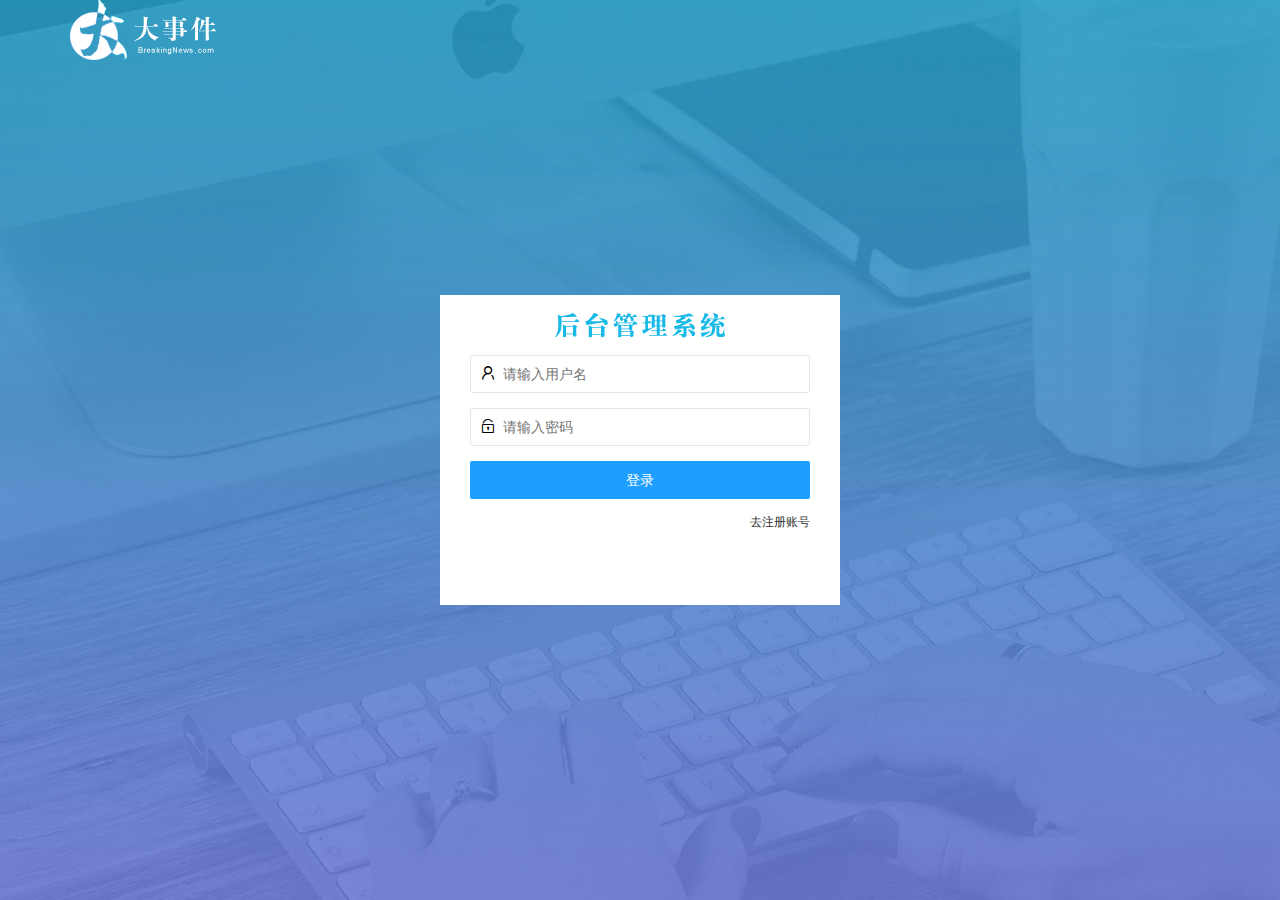
<file: login.html>
<!DOCTYPE html>
<html lang="en">

<head>
    <meta charset="UTF-8">
    <meta name="viewport" content="width=device-width, initial-scale=1.0">
    <title>大事件-登录/注册</title>
    <link rel="stylesheet" href="./assets/lib/layui/css/layui.css">
    <link rel="stylesheet" href="./assets/css/login.css">
</head>

<body>
    <div class="layui-main">
        <img src="./assets/images/logo.png" alt="">
    </div>

    <!-- 登录注册区域 -->
    <div class="loginAndRegBox">
        <!-- 登录部分顶部图片 -->
        <div class="title-box"></div>
        <!-- 登录区域 -->
        <div class="login-box">
            <!-- 登录的表单 -->
            <form class="layui-form" action="" id="form_login">
                <!-- 用户名 -->
                <div class="layui-form-item">
                    <i class="layui-icon layui-icon-username"></i>
                    <input type="text" name="username" required lay-verify="required" placeholder="请输入用户名"
                        autocomplete="off" class="layui-input" />
                </div>
                <!-- 密码 -->
                <div class="layui-form-item">
                    <i class="layui-icon layui-icon-password"></i>
                    <input type="password" name="password" required lay-verify="required|pwd" placeholder="请输入密码"
                        autocomplete="off" class="layui-input" />
                </div>
                <!-- 登录按钮 -->
                <div class="layui-form-item">
                    <!-- 注意：表单提交按钮和普通按钮的区别，就是 lay-submit 属性 -->
                    <button class="layui-btn layui-btn-fluid layui-btn-normal" lay-submit>登录</button>
                </div>
                <div class="layui-form-item links">
                    <a href="javascript:;" id="link_reg">去注册账号</a>
                </div>
            </form>
        </div>
        <!-- 注册区域 -->
        <div class="reg-box">
            <!-- 注册的表单 -->
            <form class="layui-form" action="" id="form_reg">
                <!-- 用户名 -->
                <div class="layui-form-item">
                    <i class="layui-icon layui-icon-username"></i>
                    <input type="text" name="username" required lay-verify="required" placeholder="请输入用户名"
                        autocomplete="off" class="layui-input" />
                </div>
                <!-- 密码 -->
                <div class="layui-form-item">
                    <i class="layui-icon layui-icon-password"></i>
                    <input type="password" name="password" required lay-verify="required|pwd" placeholder="请输入密码"
                        autocomplete="off" class="layui-input" />
                </div>
                <!-- 密码确认框 -->
                <div class="layui-form-item">
                    <i class="layui-icon layui-icon-password"></i>
                    <input type="password" name="repassword" required lay-verify="required|pwd|repwd"
                        placeholder="再次确认密码" autocomplete="off" class="layui-input" />
                </div>
                <!-- 注册按钮 -->
                <div class="layui-form-item">
                    <!-- 注意：表单提交按钮和普通按钮的区别，就是 lay-submit 属性 -->
                    <button class="layui-btn layui-btn-fluid layui-btn-normal" lay-submit>注册</button>
                </div>
                <div class="layui-form-item links">
                    <a href="javascript:;" id="link_login">去登录</a>
                </div>
            </form>
        </div>
    </div>


    <!-- 引入layui验证规则 -->
    <script src="./assets//lib/layui/layui.all.js"></script>
    <!-- 导入jQuery -->
    <script src="./assets/lib/jquery.js"></script>
    <!-- 导入自己封装base.js -->
    <script src="./assets/js/baseAPI.js"></script>
    <!-- 导入自己的JavaScript脚本 -->
    <script src="./assets/js/login.js"></script>
</body>

</html>
</file>
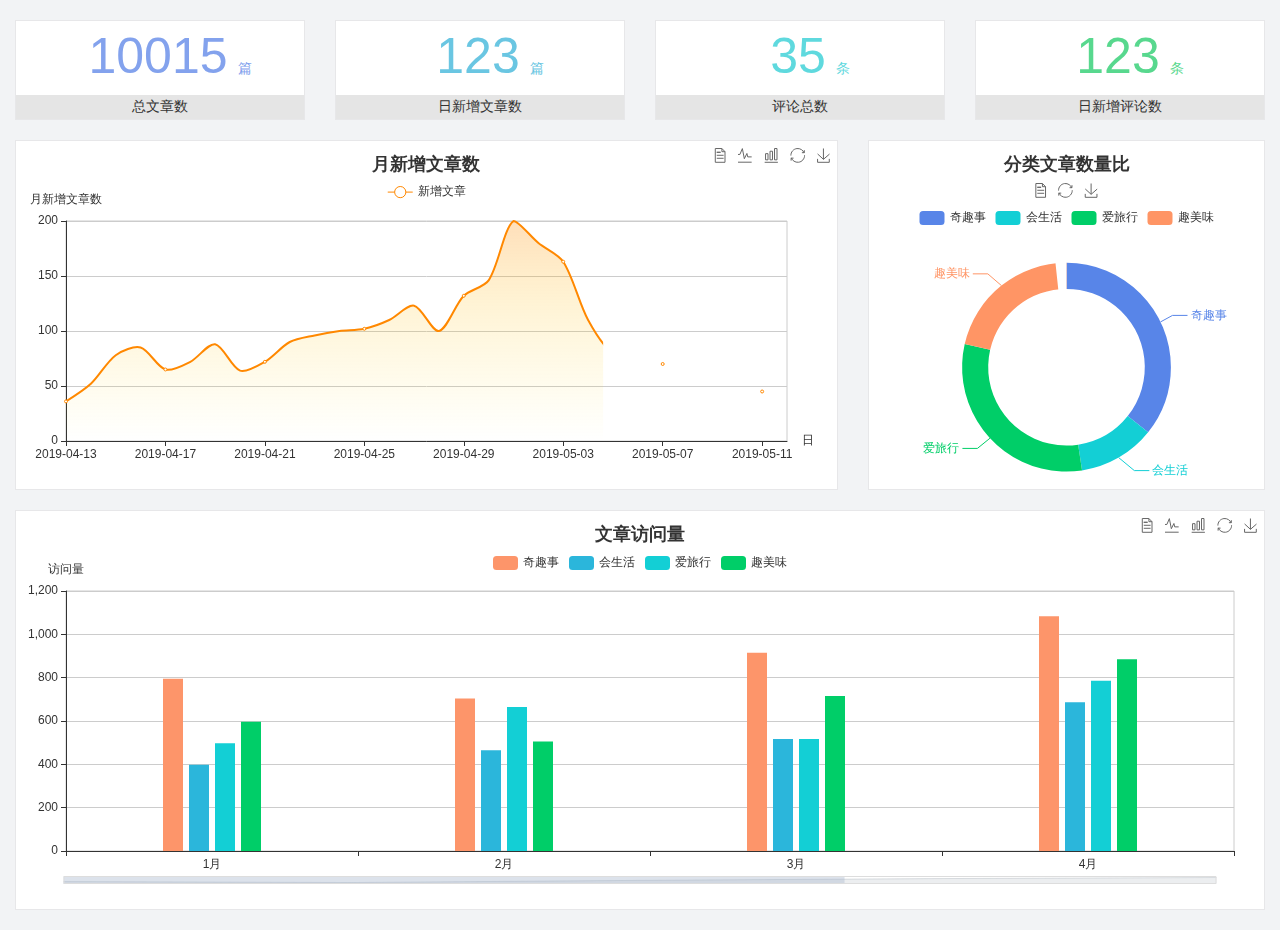
<file: home/dashboard.html>
<!DOCTYPE html>
<html lang="en">

<head>
  <meta charset="UTF-8">
  <meta name="viewport" content="width=device-width, initial-scale=1.0">
  <meta http-equiv="X-UA-Compatible" content="ie=edge">
  <title>图表统计</title>
  <link rel="stylesheet" href="../../assets/lib/bootstrap.css" />
  <link rel="stylesheet" href="../../assets/lib/main.css" />
  <script src="../../assets/lib/jquery.js"></script>
  <script type="text/javascript" src="../../assets/lib/echarts.min.js"></script>
</head>

<body>
  <div class="container-fluid">
    <div class="row spannel_list">
      <div class="col-sm-3 col-xs-6">
        <div class="spannel">
          <em>10015</em><span>篇</span>
          <b>总文章数</b>
        </div>
      </div>
      <div class="col-sm-3 col-xs-6">
        <div class="spannel scolor01">
          <em>123</em><span>篇</span>
          <b>日新增文章数</b>
        </div>
      </div>
      <div class="col-sm-3 col-xs-6">
        <div class="spannel scolor02">
          <em>35</em><span>条</span>
          <b>评论总数</b>
        </div>
      </div>
      <div class="col-sm-3 col-xs-6">
        <div class="spannel scolor03">
          <em>123</em><span>条</span>
          <b>日新增评论数</b>
        </div>
      </div>
    </div>
  </div>

  <div class="container-fluid">
    <div class="row curve-pie">
      <div class="col-lg-8 col-md-8">
        <div class="gragh_pannel" id="curve_show"></div>
      </div>
      <div class="col-lg-4 col-md-4">
        <div class="gragh_pannel" id="pie_show"></div>
      </div>
    </div>
  </div>

  <div class="container-fluid">
    <div class="column_pannel" id="column_show"></div>
  </div>

  <script>
    var oChart = echarts.init(document.getElementById('curve_show'));
    var aList_all = [
      { 'count': 36, 'date': '2019-04-13' },
      { 'count': 52, 'date': '2019-04-14' },
      { 'count': 78, 'date': '2019-04-15' },
      { 'count': 85, 'date': '2019-04-16' },
      { 'count': 65, 'date': '2019-04-17' },
      { 'count': 72, 'date': '2019-04-18' },
      { 'count': 88, 'date': '2019-04-19' },
      { 'count': 64, 'date': '2019-04-20' },
      { 'count': 72, 'date': '2019-04-21' },
      { 'count': 90, 'date': '2019-04-22' },
      { 'count': 96, 'date': '2019-04-23' },
      { 'count': 100, 'date': '2019-04-24' },
      { 'count': 102, 'date': '2019-04-25' },
      { 'count': 110, 'date': '2019-04-26' },
      { 'count': 123, 'date': '2019-04-27' },
      { 'count': 100, 'date': '2019-04-28' },
      { 'count': 132, 'date': '2019-04-29' },
      { 'count': 146, 'date': '2019-04-30' },
      { 'count': 200, 'date': '2019-05-01' },
      { 'count': 180, 'date': '2019-05-02' },
      { 'count': 163, 'date': '2019-05-03' },
      { 'count': 110, 'date': '2019-05-04' },
      { 'count': 80, 'date': '2019-05-05' },
      { 'count': 82, 'date': '2019-05-06' },
      { 'count': 70, 'date': '2019-05-07' },
      { 'count': 65, 'date': '2019-05-08' },
      { 'count': 54, 'date': '2019-05-09' },
      { 'count': 40, 'date': '2019-05-10' },
      { 'count': 45, 'date': '2019-05-11' },
      { 'count': 38, 'date': '2019-05-12' },
    ];

    let aCount = [];
    let aDate = [];

    for (var i = 0; i < aList_all.length; i++) {
      aCount.push(aList_all[i].count);
      aDate.push(aList_all[i].date);
    }

    var chartopt = {
      title: {
        text: '月新增文章数',
        left: 'center',
        top: '10'
      },
      tooltip: {
        trigger: 'axis'
      },
      legend: {
        data: ['新增文章'],
        top: '40'
      },
      toolbox: {
        show: true,
        feature: {
          mark: { show: true },
          dataView: { show: true, readOnly: false },
          magicType: { show: true, type: ['line', 'bar'] },
          restore: { show: true },
          saveAsImage: { show: true }
        }
      },
      calculable: true,
      xAxis: [
        {
          name: '日',
          type: 'category',
          boundaryGap: false,
          data: aDate
        }
      ],
      yAxis: [
        {
          name: '月新增文章数',
          type: 'value'
        }
      ],
      series: [
        {
          name: '新增文章',
          type: 'line',
          smooth: true,
          itemStyle: { normal: { areaStyle: { type: 'default' }, color: '#f80' }, lineStyle: { color: '#f80' } },
          data: aCount
        }],
      areaStyle: {
        normal: {
          color: new echarts.graphic.LinearGradient(0, 0, 0, 1, [{
            offset: 0,
            color: 'rgba(255,136,0,0.39)'
          }, {
            offset: .34,
            color: 'rgba(255,180,0,0.25)'
          }, {
            offset: 1,
            color: 'rgba(255,222,0,0.00)'
          }])

        }
      },
      grid: {
        show: true,
        x: 50,
        x2: 50,
        y: 80,
        height: 220
      }
    };

    oChart.setOption(chartopt);


    var oPie = echarts.init(document.getElementById('pie_show'));
    var oPieopt =
    {
      title: {
        top: 10,
        text: '分类文章数量比',
        x: 'center'
      },
      tooltip: {
        trigger: 'item',
        formatter: "{a} <br/>{b} : {c} ({d}%)"
      },
      color: ['#5885e8', '#13cfd5', '#00ce68', '#ff9565'],
      legend: {
        x: 'center',
        top: 65,
        data: ['奇趣事', '会生活', '爱旅行', '趣美味']
      },
      toolbox: {
        show: true,
        x: 'center',
        top: 35,
        feature: {
          mark: { show: true },
          dataView: { show: true, readOnly: false },
          magicType: {
            show: true,
            type: ['pie', 'funnel'],
            option: {
              funnel: {
                x: '25%',
                width: '50%',
                funnelAlign: 'left',
                max: 1548
              }
            }
          },
          restore: { show: true },
          saveAsImage: { show: true }
        }
      },
      calculable: true,
      series: [
        {
          name: '访问来源',
          type: 'pie',
          radius: ['45%', '60%'],
          center: ['50%', '65%'],
          data: [
            { value: 300, name: '奇趣事' },
            { value: 100, name: '会生活' },
            { value: 260, name: '爱旅行' },
            { value: 180, name: '趣美味' }
          ]
        }
      ]
    };
    oPie.setOption(oPieopt);



    var oColumn = this.echarts.init(document.getElementById('column_show'));
    var oColumnopt =
    {
      title: {
        text: '文章访问量',
        left: 'center',
        top: '10'
      },
      tooltip: {
        trigger: 'axis'
      },
      legend: {
        data: ['奇趣事', '会生活', '爱旅行', '趣美味'],
        top: '40'
      },
      toolbox: {
        show: true,
        feature: {
          mark: { show: true },
          dataView: { show: true, readOnly: false },
          magicType: { show: true, type: ['line', 'bar'] },
          restore: { show: true },
          saveAsImage: { show: true }
        }
      },
      calculable: true,
      xAxis: [
        {
          type: 'category',
          data: ['1月', '2月', '3月', '4月', '5月']
        }
      ],
      yAxis: [
        {
          name: '访问量',
          type: 'value'
        }
      ],
      series: [
        {
          name: '奇趣事',
          type: 'bar',
          barWidth: 20,
          itemStyle: {
            normal: { areaStyle: { type: 'default' }, color: '#fd956a' }
          },
          data: [800, 708, 920, 1090, 1200]
        },
        {
          name: '会生活',
          type: 'bar',
          barWidth: 20,
          itemStyle: {
            normal: { areaStyle: { type: 'default' }, color: '#2bb6db' }
          },
          data: [400, 468, 520, 690, 800]
        },
        {
          name: '爱旅行',
          type: 'bar',
          barWidth: 20,
          itemStyle: {
            normal: { areaStyle: { type: 'default' }, color: '#13cfd5' }
          },
          data: [500, 668, 520, 790, 900]
        },
        {
          name: '趣美味',
          type: 'bar',
          barWidth: 20,
          itemStyle: {
            normal: { areaStyle: { type: 'default' }, color: '#00ce68' }
          },
          data: [600, 508, 720, 890, 1000]
        }
      ],
      grid: {
        show: true,
        x: 50,
        x2: 30,
        y: 80,
        height: 260
      },
      dataZoom: [//给x轴设置滚动条
        {
          start: 0,//默认为0
          end: 100 - 1000 / 31,//默认为100
          type: 'slider',
          show: true,
          xAxisIndex: [0],
          handleSize: 0,//滑动条的 左右2个滑动条的大小
          height: 8,//组件高度
          left: 45, //左边的距离
          right: 50,//右边的距离
          bottom: 26,//右边的距离
          handleColor: '#ddd',//h滑动图标的颜色
          handleStyle: {
            borderColor: "#cacaca",
            borderWidth: "1",
            shadowBlur: 2,
            background: "#ddd",
            shadowColor: "#ddd",
          }
        }]
    };
    oColumn.setOption(oColumnopt);
  </script>
</body>

</html>
</file>
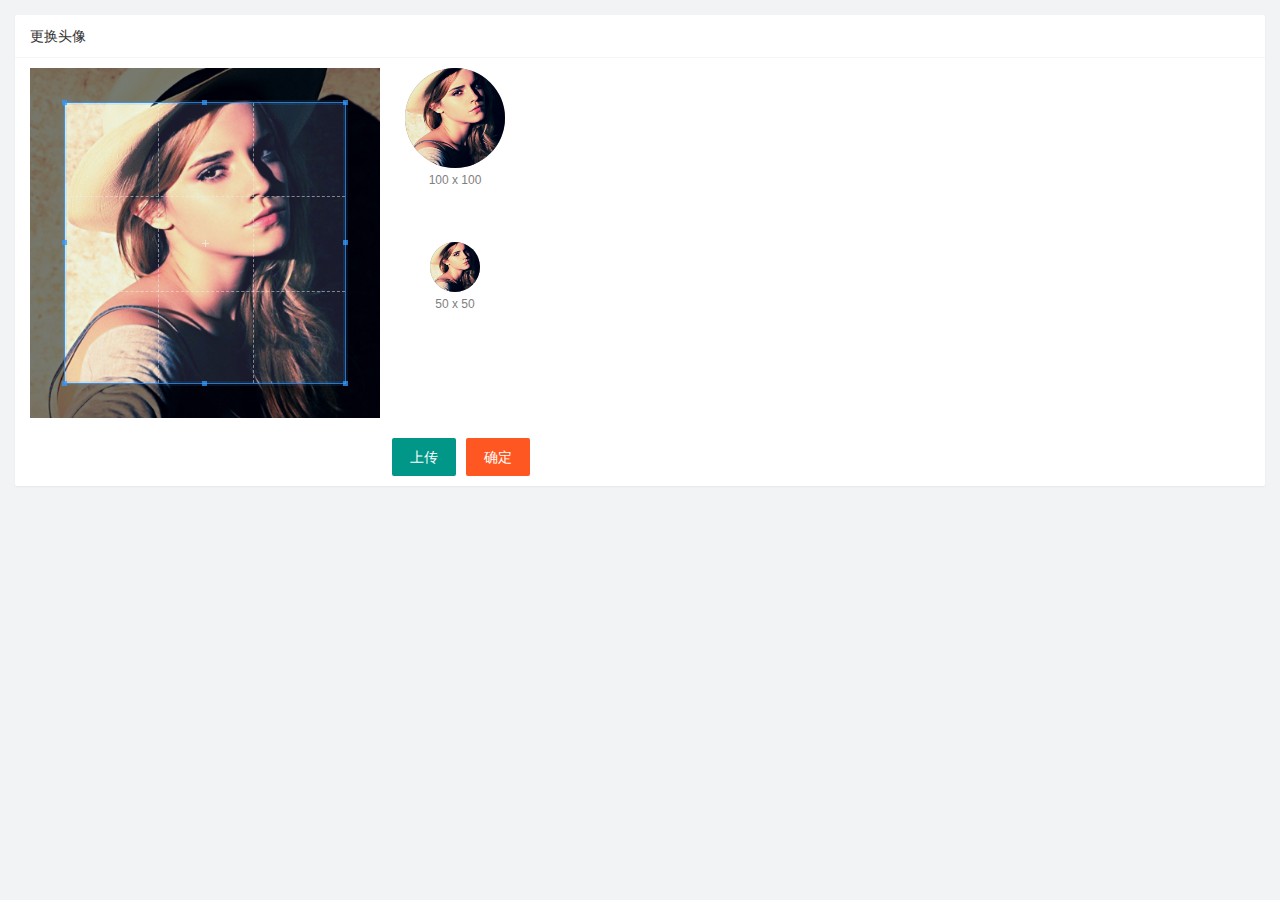
<file: user/user_avatar.html>
<!DOCTYPE html>
<html lang="en">

<head>
    <meta charset="UTF-8">
    <meta name="viewport" content="width=device-width, initial-scale=1.0">
    <title>Document</title>
    <link rel="stylesheet" href="../assets/lib/layui/css/layui.css">
    <link rel="stylesheet" href="../assets/lib/cropper/cropper.css">
    <link rel="stylesheet" href="../assets/css/user/user_avatar.css">
</head>

<body>
    <div class="layui-card">
        <div class="layui-card-header">更换头像</div>
        <div class="layui-card-body">
            <!-- 第一行的图片裁剪和预览区域 -->
            <div class="row1">
                <!-- 图片裁剪区域 -->
                <div class="cropper-box">
                    <!-- 这个 img 标签很重要，将来会把它初始化为裁剪区域 -->
                    <img id="image" src="/assets/images/sample.jpg" />
                </div>
                <!-- 图片的预览区域 -->
                <div class="preview-box">
                    <div>
                        <!-- 宽高为 100px 的预览区域 -->
                        <div class="img-preview w100"></div>
                        <p class="size">100 x 100</p>
                    </div>
                    <div>
                        <!-- 宽高为 50px 的预览区域 -->
                        <div class="img-preview w50"></div>
                        <p class="size">50 x 50</p>
                    </div>
                </div>
            </div>

            <!-- 第二行的按钮区域 -->
            <div class="row2">
                <!-- 通过accept 属性，可以指定，允许用户选择什么类型的文件 -->
                <input type="file" id="file" accept="image/png,image/jpeg" />
                <button type="button" class="layui-btn" id="btnChooseImage">上传</button>
                <button id="btnUpload" type="button" class="layui-btn layui-btn-danger">确定</button>
            </div>
        </div>
    </div>


    <!-- 导入layui 的js -->
    <script src="../assets/lib/layui/layui.all.js"></script>
    <!-- 导入 jqeury -->
    <script src="../assets/lib/jquery.js"></script>
    <script src="../assets/lib/cropper/Cropper.js"></script>
    <script src="../assets/lib/cropper/jquery-cropper.js"></script>
    <script src="../assets/js/baseAPI.js"></script>
    <!-- 导入自己的js -->
    <script src="../assets/js/user/user_avatar.js"></script>
</body>

</html>
</file>
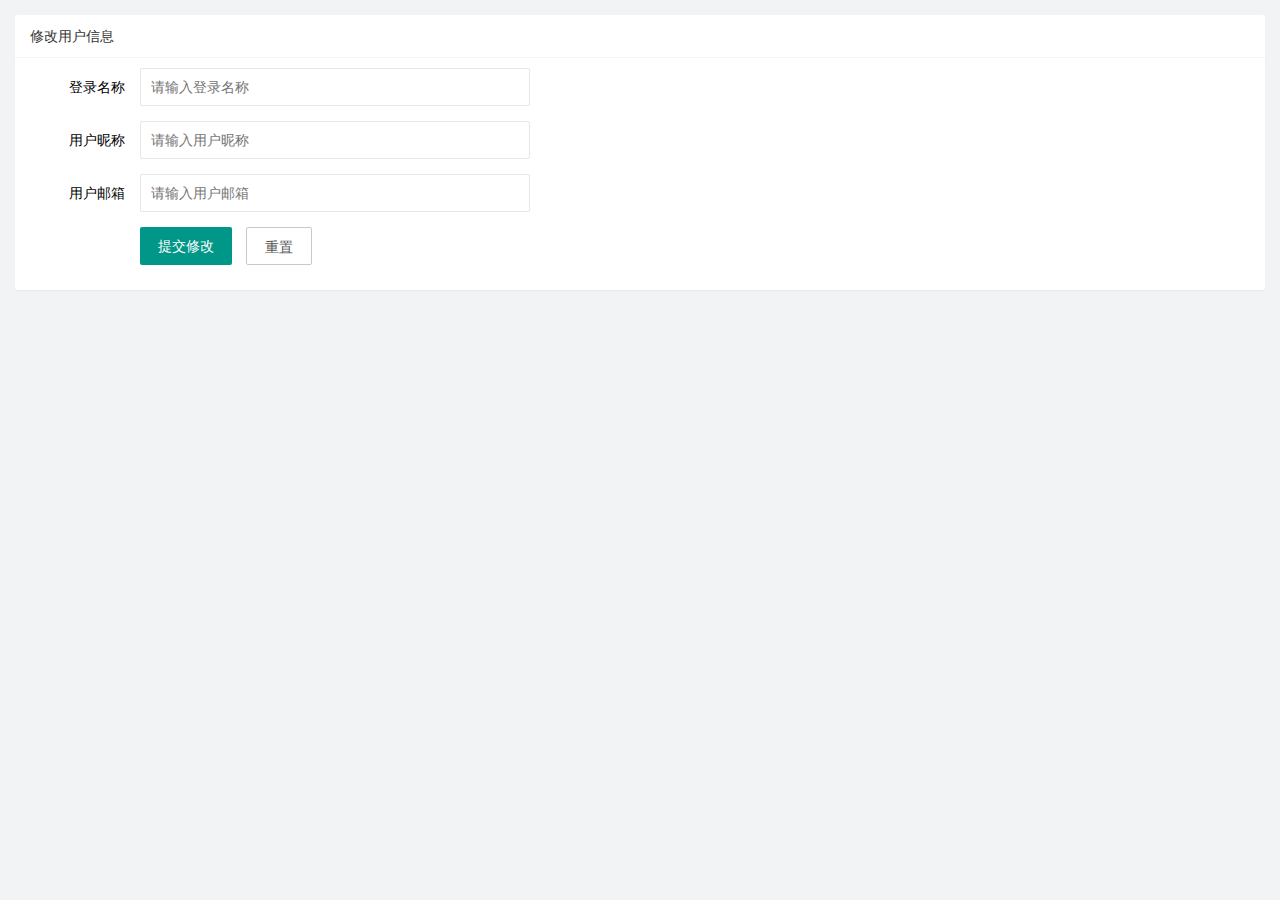
<file: user/user_info.html>
<!DOCTYPE html>
<html lang="en">

<head>
    <meta charset="UTF-8">
    <meta name="viewport" content="width=device-width, initial-scale=1.0">
    <title>Document</title>
    <!-- 引入layui样式 -->
    <link rel="stylesheet" href="../assets/lib/layui/css/layui.css">
    <!-- 引入自己的样式 -->
    <link rel="stylesheet" href="../assets/css/user/user_info.css">
</head>

<body>
    <!-- 卡片区域 -->
    <div class="layui-card">
        <div class="layui-card-header">修改用户信息</div>
        <div class="layui-card-body">
            <!-- 表单区域 -->
            <form class="layui-form" lay-filter="formUserInfo" action="">
                <!-- 这是隐藏域 -->
                <input type="hidden" name="id" />
                <div class="layui-form-item">
                    <label class="layui-form-label">登录名称</label>
                    <div class="layui-input-block">
                        <input type="text" name="username" required lay-verify="required" placeholder="请输入登录名称"
                            autocomplete="off" class="layui-input" readonly>
                    </div>
                </div>
                <div class="layui-form-item">
                    <label class="layui-form-label">用户昵称</label>
                    <div class="layui-input-block">
                        <input type="text" name="nickname" required lay-verify="required|nickname" placeholder="请输入用户昵称"
                            autocomplete="off" class="layui-input">
                    </div>
                </div>
                <div class="layui-form-item">
                    <label class="layui-form-label">用户邮箱</label>
                    <div class="layui-input-block">
                        <input type="text" name="email" required lay-verify="required|email" placeholder="请输入用户邮箱"
                            autocomplete="off" class="layui-input">
                    </div>
                </div>
                <div class="layui-form-item">
                    <div class="layui-input-block">
                        <button class="layui-btn" lay-submit lay-filter="formDemo">提交修改</button>
                        <button type="reset" class="layui-btn layui-btn-primary" id="btnReset">重置</button>
                    </div>
                </div>
            </form>
        </div>
    </div>




    <!-- 导入layui 的js -->
    <script src="../assets/lib/layui/layui.all.js"></script>
    <!-- 导入 jqeury -->
    <script src="../assets/lib/jquery.js"></script>
    <script src="../assets/js/baseAPI.js"></script>
    <!-- 导入自己的js -->
    <script src="../assets/js/user/user_info.js"></script>
</body>

</html>
</file>
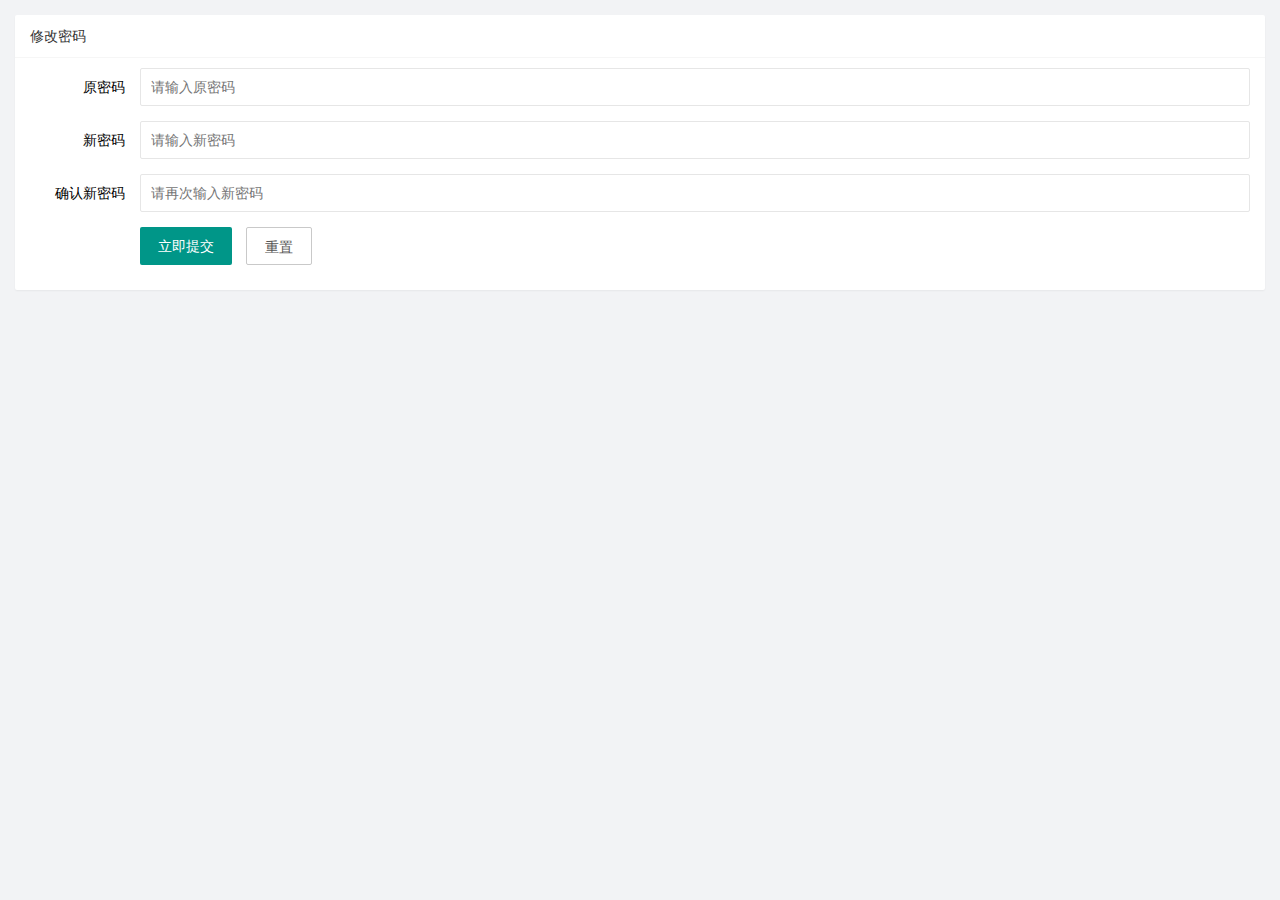
<file: user/user_pwd.html>
<!DOCTYPE html>
<html lang="en">

<head>
    <meta charset="UTF-8">
    <meta name="viewport" content="width=device-width, initial-scale=1.0">
    <title>Document</title>
    <link rel="stylesheet" href="../assets/lib/layui/css/layui.css">
    <link rel="stylesheet" href="../assets/css/user/user_pwd.css">
</head>

<body>
    <div class="layui-card">
        <div class="layui-card-header">修改密码</div>
        <div class="layui-card-body">
            <form class="layui-form" action="">
                <div class="layui-form-item">
                    <label class="layui-form-label">原密码</label>
                    <div class="layui-input-block">
                        <input type="password" name="oldPwd" required lay-verify="required|pwd" placeholder="请输入原密码"
                            autocomplete="off" class="layui-input">
                    </div>
                </div>
                <div class="layui-form-item">
                    <label class="layui-form-label">新密码</label>
                    <div class="layui-input-block">
                        <input type="password" name="newPwd" required lay-verify="required|pwd|samePwd"
                            placeholder="请输入新密码" autocomplete="off" class="layui-input">
                    </div>
                </div>
                <div class="layui-form-item">
                    <label class="layui-form-label">确认新密码</label>
                    <div class="layui-input-block">
                        <input type="password" name="rePwd" required lay-verify="required|pwd|rePwd"
                            placeholder="请再次输入新密码" autocomplete="off" class="layui-input">
                    </div>
                </div>
                <div class="layui-form-item">
                    <div class="layui-input-block">
                        <button class="layui-btn" lay-submit lay-filter="formDemo">立即提交</button>
                        <button type="reset" class="layui-btn layui-btn-primary">重置</button>
                    </div>
                </div>
            </form>
        </div>
    </div>


    <!-- 导入layui 的js -->
    <script src="../assets/lib/layui/layui.all.js"></script>
    <!-- 导入 jqeury -->
    <script src="../assets/lib/jquery.js"></script>
    <script src="../assets/js/baseAPI.js"></script>
    <!-- 导入自己的js -->
    <script src="../assets/js/user/user_pwd.js"></script>
</body>

</html>
</file>
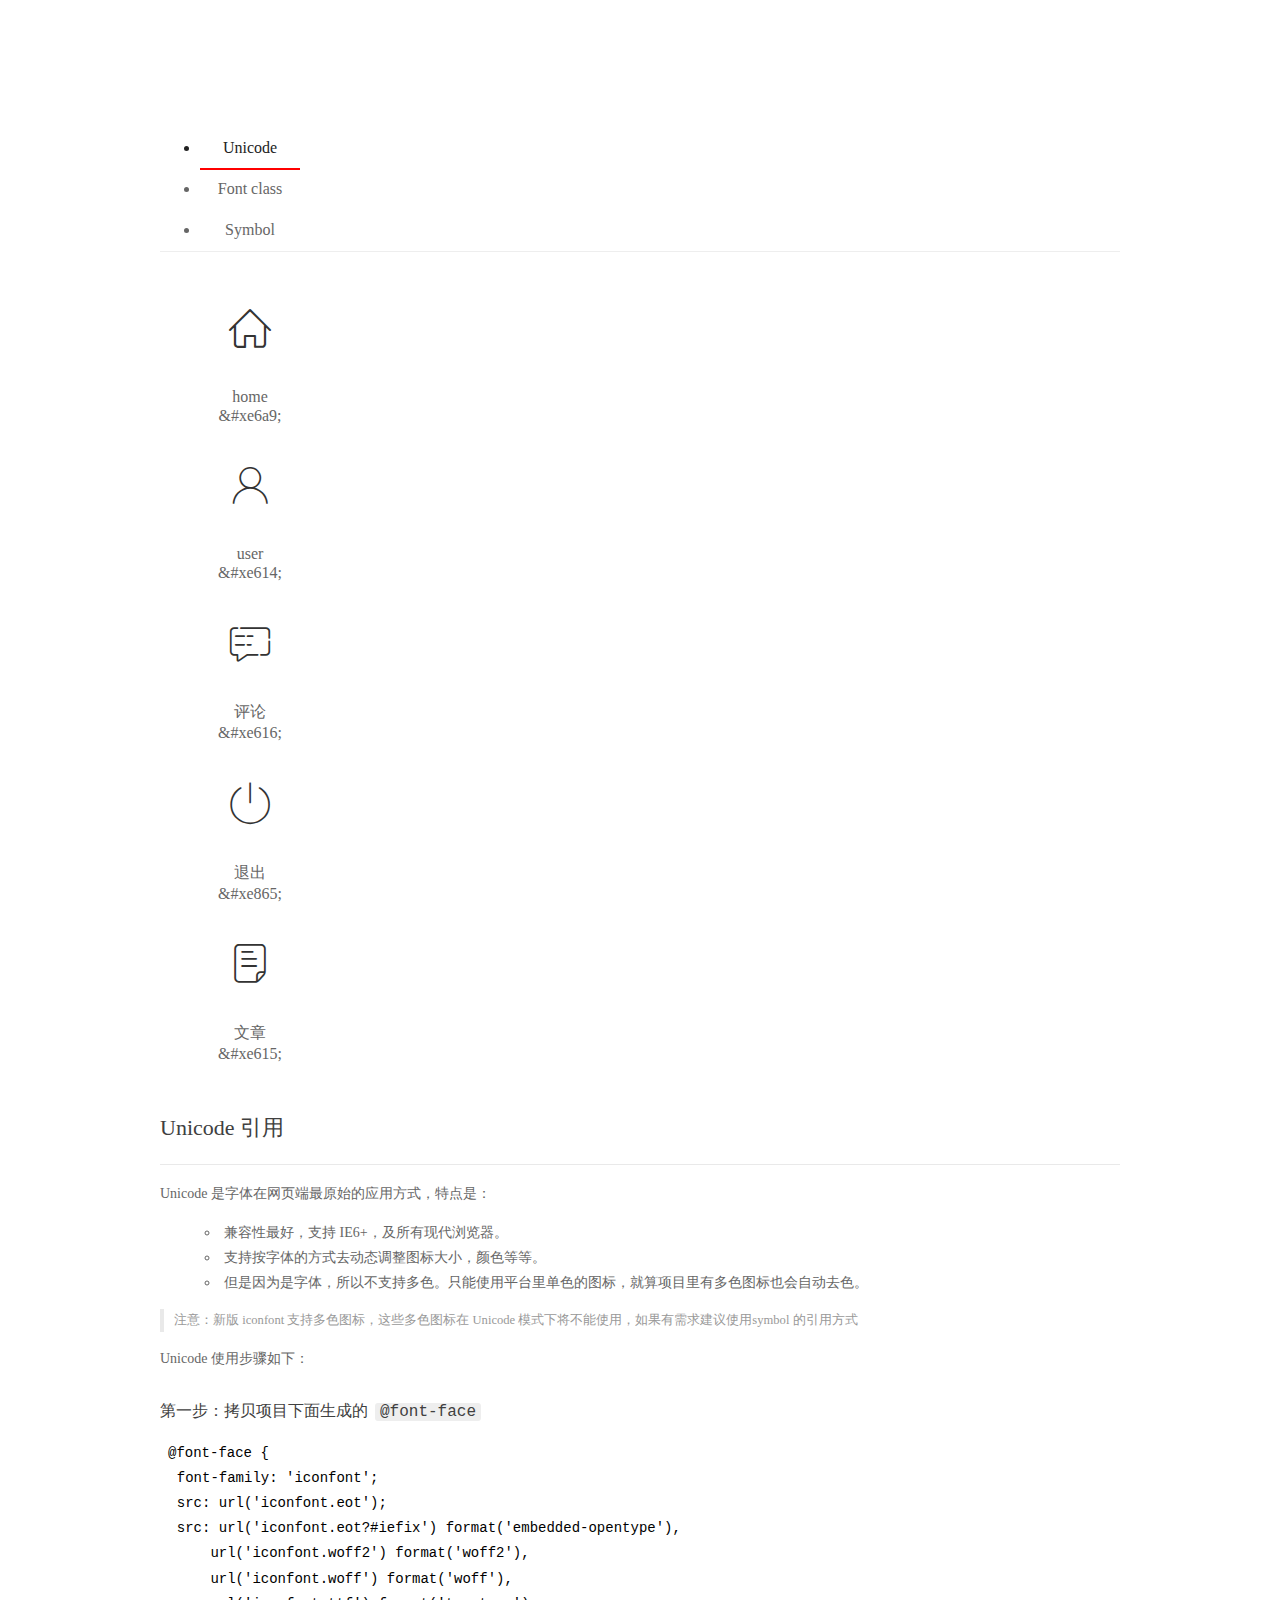
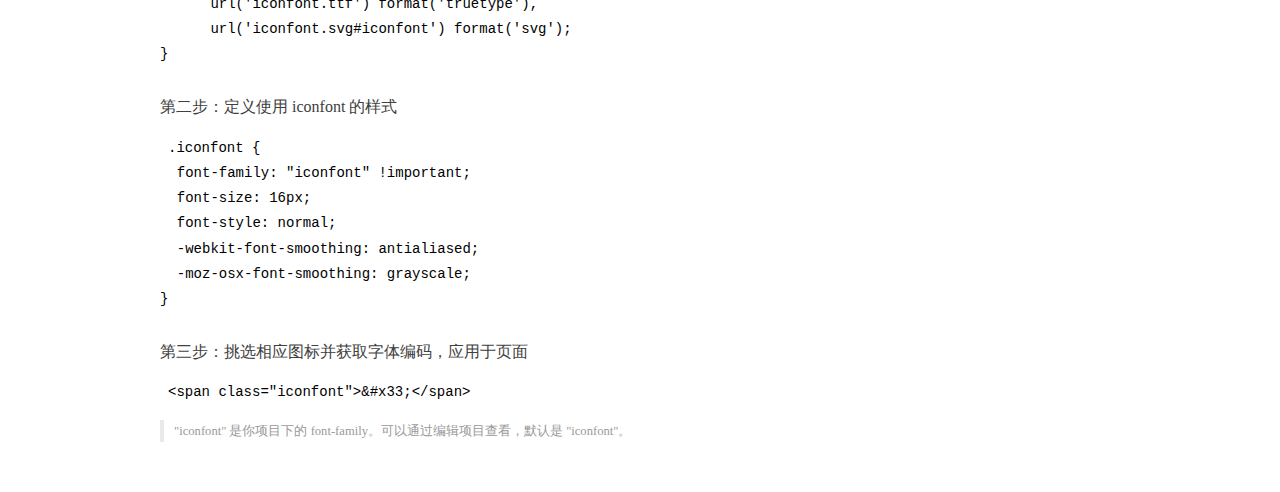
<file: assets/fonts/demo_index.html>
<!DOCTYPE html>
<html>
<head>
  <meta charset="utf-8"/>
  <title>IconFont Demo</title>
  <link rel="shortcut icon" href="https://gtms04.alicdn.com/tps/i4/TB1_oz6GVXXXXaFXpXXJDFnIXXX-64-64.ico" type="image/x-icon"/>
  <link rel="stylesheet" href="https://g.alicdn.com/thx/cube/1.3.2/cube.min.css">
  <link rel="stylesheet" href="demo.css">
  <link rel="stylesheet" href="iconfont.css">
  <script src="iconfont.js"></script>
  <!-- jQuery -->
  <script src="https://a1.alicdn.com/oss/uploads/2018/12/26/7bfddb60-08e8-11e9-9b04-53e73bb6408b.js"></script>
  <!-- 代码高亮 -->
  <script src="https://a1.alicdn.com/oss/uploads/2018/12/26/a3f714d0-08e6-11e9-8a15-ebf944d7534c.js"></script>
</head>
<body>
  <div class="main">
    <h1 class="logo"><a href="https://www.iconfont.cn/" title="iconfont 首页" target="_blank">&#xe86b;</a></h1>
    <div class="nav-tabs">
      <ul id="tabs" class="dib-box">
        <li class="dib active"><span>Unicode</span></li>
        <li class="dib"><span>Font class</span></li>
        <li class="dib"><span>Symbol</span></li>
      </ul>
      
    </div>
    <div class="tab-container">
      <div class="content unicode" style="display: block;">
          <ul class="icon_lists dib-box">
          
            <li class="dib">
              <span class="icon iconfont">&#xe6a9;</span>
                <div class="name">home</div>
                <div class="code-name">&amp;#xe6a9;</div>
              </li>
          
            <li class="dib">
              <span class="icon iconfont">&#xe614;</span>
                <div class="name">user</div>
                <div class="code-name">&amp;#xe614;</div>
              </li>
          
            <li class="dib">
              <span class="icon iconfont">&#xe616;</span>
                <div class="name">评论</div>
                <div class="code-name">&amp;#xe616;</div>
              </li>
          
            <li class="dib">
              <span class="icon iconfont">&#xe865;</span>
                <div class="name">退出</div>
                <div class="code-name">&amp;#xe865;</div>
              </li>
          
            <li class="dib">
              <span class="icon iconfont">&#xe615;</span>
                <div class="name">文章</div>
                <div class="code-name">&amp;#xe615;</div>
              </li>
          
          </ul>
          <div class="article markdown">
          <h2 id="unicode-">Unicode 引用</h2>
          <hr>

          <p>Unicode 是字体在网页端最原始的应用方式，特点是：</p>
          <ul>
            <li>兼容性最好，支持 IE6+，及所有现代浏览器。</li>
            <li>支持按字体的方式去动态调整图标大小，颜色等等。</li>
            <li>但是因为是字体，所以不支持多色。只能使用平台里单色的图标，就算项目里有多色图标也会自动去色。</li>
          </ul>
          <blockquote>
            <p>注意：新版 iconfont 支持多色图标，这些多色图标在 Unicode 模式下将不能使用，如果有需求建议使用symbol 的引用方式</p>
          </blockquote>
          <p>Unicode 使用步骤如下：</p>
          <h3 id="-font-face">第一步：拷贝项目下面生成的 <code>@font-face</code></h3>
<pre><code class="language-css"
>@font-face {
  font-family: 'iconfont';
  src: url('iconfont.eot');
  src: url('iconfont.eot?#iefix') format('embedded-opentype'),
      url('iconfont.woff2') format('woff2'),
      url('iconfont.woff') format('woff'),
      url('iconfont.ttf') format('truetype'),
      url('iconfont.svg#iconfont') format('svg');
}
</code></pre>
          <h3 id="-iconfont-">第二步：定义使用 iconfont 的样式</h3>
<pre><code class="language-css"
>.iconfont {
  font-family: "iconfont" !important;
  font-size: 16px;
  font-style: normal;
  -webkit-font-smoothing: antialiased;
  -moz-osx-font-smoothing: grayscale;
}
</code></pre>
          <h3 id="-">第三步：挑选相应图标并获取字体编码，应用于页面</h3>
<pre>
<code class="language-html"
>&lt;span class="iconfont"&gt;&amp;#x33;&lt;/span&gt;
</code></pre>
          <blockquote>
            <p>"iconfont" 是你项目下的 font-family。可以通过编辑项目查看，默认是 "iconfont"。</p>
          </blockquote>
          </div>
      </div>
      <div class="content font-class">
        <ul class="icon_lists dib-box">
          
          <li class="dib">
            <span class="icon iconfont icon-home"></span>
            <div class="name">
              home
            </div>
            <div class="code-name">.icon-home
            </div>
          </li>
          
          <li class="dib">
            <span class="icon iconfont icon-user"></span>
            <div class="name">
              user
            </div>
            <div class="code-name">.icon-user
            </div>
          </li>
          
          <li class="dib">
            <span class="icon iconfont icon-pinglun"></span>
            <div class="name">
              评论
            </div>
            <div class="code-name">.icon-pinglun
            </div>
          </li>
          
          <li class="dib">
            <span class="icon iconfont icon-tuichu"></span>
            <div class="name">
              退出
            </div>
            <div class="code-name">.icon-tuichu
            </div>
          </li>
          
          <li class="dib">
            <span class="icon iconfont icon-16"></span>
            <div class="name">
              文章
            </div>
            <div class="code-name">.icon-16
            </div>
          </li>
          
        </ul>
        <div class="article markdown">
        <h2 id="font-class-">font-class 引用</h2>
        <hr>

        <p>font-class 是 Unicode 使用方式的一种变种，主要是解决 Unicode 书写不直观，语意不明确的问题。</p>
        <p>与 Unicode 使用方式相比，具有如下特点：</p>
        <ul>
          <li>兼容性良好，支持 IE8+，及所有现代浏览器。</li>
          <li>相比于 Unicode 语意明确，书写更直观。可以很容易分辨这个 icon 是什么。</li>
          <li>因为使用 class 来定义图标，所以当要替换图标时，只需要修改 class 里面的 Unicode 引用。</li>
          <li>不过因为本质上还是使用的字体，所以多色图标还是不支持的。</li>
        </ul>
        <p>使用步骤如下：</p>
        <h3 id="-fontclass-">第一步：引入项目下面生成的 fontclass 代码：</h3>
<pre><code class="language-html">&lt;link rel="stylesheet" href="./iconfont.css"&gt;
</code></pre>
        <h3 id="-">第二步：挑选相应图标并获取类名，应用于页面：</h3>
<pre><code class="language-html">&lt;span class="iconfont icon-xxx"&gt;&lt;/span&gt;
</code></pre>
        <blockquote>
          <p>"
            iconfont" 是你项目下的 font-family。可以通过编辑项目查看，默认是 "iconfont"。</p>
        </blockquote>
      </div>
      </div>
      <div class="content symbol">
          <ul class="icon_lists dib-box">
          
            <li class="dib">
                <svg class="icon svg-icon" aria-hidden="true">
                  <use xlink:href="#icon-home"></use>
                </svg>
                <div class="name">home</div>
                <div class="code-name">#icon-home</div>
            </li>
          
            <li class="dib">
                <svg class="icon svg-icon" aria-hidden="true">
                  <use xlink:href="#icon-user"></use>
                </svg>
                <div class="name">user</div>
                <div class="code-name">#icon-user</div>
            </li>
          
            <li class="dib">
                <svg class="icon svg-icon" aria-hidden="true">
                  <use xlink:href="#icon-pinglun"></use>
                </svg>
                <div class="name">评论</div>
                <div class="code-name">#icon-pinglun</div>
            </li>
          
            <li class="dib">
                <svg class="icon svg-icon" aria-hidden="true">
                  <use xlink:href="#icon-tuichu"></use>
                </svg>
                <div class="name">退出</div>
                <div class="code-name">#icon-tuichu</div>
            </li>
          
            <li class="dib">
                <svg class="icon svg-icon" aria-hidden="true">
                  <use xlink:href="#icon-16"></use>
                </svg>
                <div class="name">文章</div>
                <div class="code-name">#icon-16</div>
            </li>
          
          </ul>
          <div class="article markdown">
          <h2 id="symbol-">Symbol 引用</h2>
          <hr>

          <p>这是一种全新的使用方式，应该说这才是未来的主流，也是平台目前推荐的用法。相关介绍可以参考这篇<a href="">文章</a>
            这种用法其实是做了一个 SVG 的集合，与另外两种相比具有如下特点：</p>
          <ul>
            <li>支持多色图标了，不再受单色限制。</li>
            <li>通过一些技巧，支持像字体那样，通过 <code>font-size</code>, <code>color</code> 来调整样式。</li>
            <li>兼容性较差，支持 IE9+，及现代浏览器。</li>
            <li>浏览器渲染 SVG 的性能一般，还不如 png。</li>
          </ul>
          <p>使用步骤如下：</p>
          <h3 id="-symbol-">第一步：引入项目下面生成的 symbol 代码：</h3>
<pre><code class="language-html">&lt;script src="./iconfont.js"&gt;&lt;/script&gt;
</code></pre>
          <h3 id="-css-">第二步：加入通用 CSS 代码（引入一次就行）：</h3>
<pre><code class="language-html">&lt;style&gt;
.icon {
  width: 1em;
  height: 1em;
  vertical-align: -0.15em;
  fill: currentColor;
  overflow: hidden;
}
&lt;/style&gt;
</code></pre>
          <h3 id="-">第三步：挑选相应图标并获取类名，应用于页面：</h3>
<pre><code class="language-html">&lt;svg class="icon" aria-hidden="true"&gt;
  &lt;use xlink:href="#icon-xxx"&gt;&lt;/use&gt;
&lt;/svg&gt;
</code></pre>
          </div>
      </div>

    </div>
  </div>
  <script>
  $(document).ready(function () {
      $('.tab-container .content:first').show()

      $('#tabs li').click(function (e) {
        var tabContent = $('.tab-container .content')
        var index = $(this).index()

        if ($(this).hasClass('active')) {
          return
        } else {
          $('#tabs li').removeClass('active')
          $(this).addClass('active')

          tabContent.hide().eq(index).fadeIn()
        }
      })
    })
  </script>
</body>
</html>
</file>
<file: assets/lib/layui/css/layui.css>
/** layui-v2.5.5 MIT License By https://www.layui.com */
 .layui-inline,img{display:inline-block;vertical-align:middle}h1,h2,h3,h4,h5,h6{font-weight:400}.layui-edge,.layui-header,.layui-inline,.layui-main{position:relative}.layui-body,.layui-edge,.layui-elip{overflow:hidden}.layui-btn,.layui-edge,.layui-inline,img{vertical-align:middle}.layui-btn,.layui-disabled,.layui-icon,.layui-unselect{-moz-user-select:none;-webkit-user-select:none;-ms-user-select:none}.layui-elip,.layui-form-checkbox span,.layui-form-pane .layui-form-label{text-overflow:ellipsis;white-space:nowrap}.layui-breadcrumb,.layui-tree-btnGroup{visibility:hidden}blockquote,body,button,dd,div,dl,dt,form,h1,h2,h3,h4,h5,h6,input,li,ol,p,pre,td,textarea,th,ul{margin:0;padding:0;-webkit-tap-highlight-color:rgba(0,0,0,0)}a:active,a:hover{outline:0}img{border:none}li{list-style:none}table{border-collapse:collapse;border-spacing:0}h4,h5,h6{font-size:100%}button,input,optgroup,option,select,textarea{font-family:inherit;font-size:inherit;font-style:inherit;font-weight:inherit;outline:0}pre{white-space:pre-wrap;white-space:-moz-pre-wrap;white-space:-pre-wrap;white-space:-o-pre-wrap;word-wrap:break-word}body{line-height:24px;font:14px Helvetica Neue,Helvetica,PingFang SC,Tahoma,Arial,sans-serif}hr{height:1px;margin:10px 0;border:0;clear:both}a{color:#333;text-decoration:none}a:hover{color:#777}a cite{font-style:normal;*cursor:pointer}.layui-border-box,.layui-border-box *{box-sizing:border-box}.layui-box,.layui-box *{box-sizing:content-box}.layui-clear{clear:both;*zoom:1}.layui-clear:after{content:'\20';clear:both;*zoom:1;display:block;height:0}.layui-inline{*display:inline;*zoom:1}.layui-edge{display:inline-block;width:0;height:0;border-width:6px;border-style:dashed;border-color:transparent}.layui-edge-top{top:-4px;border-bottom-color:#999;border-bottom-style:solid}.layui-edge-right{border-left-color:#999;border-left-style:solid}.layui-edge-bottom{top:2px;border-top-color:#999;border-top-style:solid}.layui-edge-left{border-right-color:#999;border-right-style:solid}.layui-disabled,.layui-disabled:hover{color:#d2d2d2!important;cursor:not-allowed!important}.layui-circle{border-radius:100%}.layui-show{display:block!important}.layui-hide{display:none!important}@font-face{font-family:layui-icon;src:url(../font/iconfont.eot?v=250);src:url(../font/iconfont.eot?v=250#iefix) format('embedded-opentype'),url(../font/iconfont.woff2?v=250) format('woff2'),url(../font/iconfont.woff?v=250) format('woff'),url(../font/iconfont.ttf?v=250) format('truetype'),url(../font/iconfont.svg?v=250#layui-icon) format('svg')}.layui-icon{font-family:layui-icon!important;font-size:16px;font-style:normal;-webkit-font-smoothing:antialiased;-moz-osx-font-smoothing:grayscale}.layui-icon-reply-fill:before{content:"\e611"}.layui-icon-set-fill:before{content:"\e614"}.layui-icon-menu-fill:before{content:"\e60f"}.layui-icon-search:before{content:"\e615"}.layui-icon-share:before{content:"\e641"}.layui-icon-set-sm:before{content:"\e620"}.layui-icon-engine:before{content:"\e628"}.layui-icon-close:before{content:"\1006"}.layui-icon-close-fill:before{content:"\1007"}.layui-icon-chart-screen:before{content:"\e629"}.layui-icon-star:before{content:"\e600"}.layui-icon-circle-dot:before{content:"\e617"}.layui-icon-chat:before{content:"\e606"}.layui-icon-release:before{content:"\e609"}.layui-icon-list:before{content:"\e60a"}.layui-icon-chart:before{content:"\e62c"}.layui-icon-ok-circle:before{content:"\1005"}.layui-icon-layim-theme:before{content:"\e61b"}.layui-icon-table:before{content:"\e62d"}.layui-icon-right:before{content:"\e602"}.layui-icon-left:before{content:"\e603"}.layui-icon-cart-simple:before{content:"\e698"}.layui-icon-face-cry:before{content:"\e69c"}.layui-icon-face-smile:before{content:"\e6af"}.layui-icon-survey:before{content:"\e6b2"}.layui-icon-tree:before{content:"\e62e"}.layui-icon-upload-circle:before{content:"\e62f"}.layui-icon-add-circle:before{content:"\e61f"}.layui-icon-download-circle:before{content:"\e601"}.layui-icon-templeate-1:before{content:"\e630"}.layui-icon-util:before{content:"\e631"}.layui-icon-face-surprised:before{content:"\e664"}.layui-icon-edit:before{content:"\e642"}.layui-icon-speaker:before{content:"\e645"}.layui-icon-down:before{content:"\e61a"}.layui-icon-file:before{content:"\e621"}.layui-icon-layouts:before{content:"\e632"}.layui-icon-rate-half:before{content:"\e6c9"}.layui-icon-add-circle-fine:before{content:"\e608"}.layui-icon-prev-circle:before{content:"\e633"}.layui-icon-read:before{content:"\e705"}.layui-icon-404:before{content:"\e61c"}.layui-icon-carousel:before{content:"\e634"}.layui-icon-help:before{content:"\e607"}.layui-icon-code-circle:before{content:"\e635"}.layui-icon-water:before{content:"\e636"}.layui-icon-username:before{content:"\e66f"}.layui-icon-find-fill:before{content:"\e670"}.layui-icon-about:before{content:"\e60b"}.layui-icon-location:before{content:"\e715"}.layui-icon-up:before{content:"\e619"}.layui-icon-pause:before{content:"\e651"}.layui-icon-date:before{content:"\e637"}.layui-icon-layim-uploadfile:before{content:"\e61d"}.layui-icon-delete:before{content:"\e640"}.layui-icon-play:before{content:"\e652"}.layui-icon-top:before{content:"\e604"}.layui-icon-friends:before{content:"\e612"}.layui-icon-refresh-3:before{content:"\e9aa"}.layui-icon-ok:before{content:"\e605"}.layui-icon-layer:before{content:"\e638"}.layui-icon-face-smile-fine:before{content:"\e60c"}.layui-icon-dollar:before{content:"\e659"}.layui-icon-group:before{content:"\e613"}.layui-icon-layim-download:before{content:"\e61e"}.layui-icon-picture-fine:before{content:"\e60d"}.layui-icon-link:before{content:"\e64c"}.layui-icon-diamond:before{content:"\e735"}.layui-icon-log:before{content:"\e60e"}.layui-icon-rate-solid:before{content:"\e67a"}.layui-icon-fonts-del:before{content:"\e64f"}.layui-icon-unlink:before{content:"\e64d"}.layui-icon-fonts-clear:before{content:"\e639"}.layui-icon-triangle-r:before{content:"\e623"}.layui-icon-circle:before{content:"\e63f"}.layui-icon-radio:before{content:"\e643"}.layui-icon-align-center:before{content:"\e647"}.layui-icon-align-right:before{content:"\e648"}.layui-icon-align-left:before{content:"\e649"}.layui-icon-loading-1:before{content:"\e63e"}.layui-icon-return:before{content:"\e65c"}.layui-icon-fonts-strong:before{content:"\e62b"}.layui-icon-upload:before{content:"\e67c"}.layui-icon-dialogue:before{content:"\e63a"}.layui-icon-video:before{content:"\e6ed"}.layui-icon-headset:before{content:"\e6fc"}.layui-icon-cellphone-fine:before{content:"\e63b"}.layui-icon-add-1:before{content:"\e654"}.layui-icon-face-smile-b:before{content:"\e650"}.layui-icon-fonts-html:before{content:"\e64b"}.layui-icon-form:before{content:"\e63c"}.layui-icon-cart:before{content:"\e657"}.layui-icon-camera-fill:before{content:"\e65d"}.layui-icon-tabs:before{content:"\e62a"}.layui-icon-fonts-code:before{content:"\e64e"}.layui-icon-fire:before{content:"\e756"}.layui-icon-set:before{content:"\e716"}.layui-icon-fonts-u:before{content:"\e646"}.layui-icon-triangle-d:before{content:"\e625"}.layui-icon-tips:before{content:"\e702"}.layui-icon-picture:before{content:"\e64a"}.layui-icon-more-vertical:before{content:"\e671"}.layui-icon-flag:before{content:"\e66c"}.layui-icon-loading:before{content:"\e63d"}.layui-icon-fonts-i:before{content:"\e644"}.layui-icon-refresh-1:before{content:"\e666"}.layui-icon-rmb:before{content:"\e65e"}.layui-icon-home:before{content:"\e68e"}.layui-icon-user:before{content:"\e770"}.layui-icon-notice:before{content:"\e667"}.layui-icon-login-weibo:before{content:"\e675"}.layui-icon-voice:before{content:"\e688"}.layui-icon-upload-drag:before{content:"\e681"}.layui-icon-login-qq:before{content:"\e676"}.layui-icon-snowflake:before{content:"\e6b1"}.layui-icon-file-b:before{content:"\e655"}.layui-icon-template:before{content:"\e663"}.layui-icon-auz:before{content:"\e672"}.layui-icon-console:before{content:"\e665"}.layui-icon-app:before{content:"\e653"}.layui-icon-prev:before{content:"\e65a"}.layui-icon-website:before{content:"\e7ae"}.layui-icon-next:before{content:"\e65b"}.layui-icon-component:before{content:"\e857"}.layui-icon-more:before{content:"\e65f"}.layui-icon-login-wechat:before{content:"\e677"}.layui-icon-shrink-right:before{content:"\e668"}.layui-icon-spread-left:before{content:"\e66b"}.layui-icon-camera:before{content:"\e660"}.layui-icon-note:before{content:"\e66e"}.layui-icon-refresh:before{content:"\e669"}.layui-icon-female:before{content:"\e661"}.layui-icon-male:before{content:"\e662"}.layui-icon-password:before{content:"\e673"}.layui-icon-senior:before{content:"\e674"}.layui-icon-theme:before{content:"\e66a"}.layui-icon-tread:before{content:"\e6c5"}.layui-icon-praise:before{content:"\e6c6"}.layui-icon-star-fill:before{content:"\e658"}.layui-icon-rate:before{content:"\e67b"}.layui-icon-template-1:before{content:"\e656"}.layui-icon-vercode:before{content:"\e679"}.layui-icon-cellphone:before{content:"\e678"}.layui-icon-screen-full:before{content:"\e622"}.layui-icon-screen-restore:before{content:"\e758"}.layui-icon-cols:before{content:"\e610"}.layui-icon-export:before{content:"\e67d"}.layui-icon-print:before{content:"\e66d"}.layui-icon-slider:before{content:"\e714"}.layui-icon-addition:before{content:"\e624"}.layui-icon-subtraction:before{content:"\e67e"}.layui-icon-service:before{content:"\e626"}.layui-icon-transfer:before{content:"\e691"}.layui-main{width:1140px;margin:0 auto}.layui-header{z-index:1000;height:60px}.layui-header a:hover{transition:all .5s;-webkit-transition:all .5s}.layui-side{position:fixed;left:0;top:0;bottom:0;z-index:999;width:200px;overflow-x:hidden}.layui-side-scroll{position:relative;width:220px;height:100%;overflow-x:hidden}.layui-body{position:absolute;left:200px;right:0;top:0;bottom:0;z-index:998;width:auto;overflow-y:auto;box-sizing:border-box}.layui-layout-body{overflow:hidden}.layui-layout-admin .layui-header{background-color:#23262E}.layui-layout-admin .layui-side{top:60px;width:200px;overflow-x:hidden}.layui-layout-admin .layui-body{position:fixed;top:60px;bottom:44px}.layui-layout-admin .layui-main{width:auto;margin:0 15px}.layui-layout-admin .layui-footer{position:fixed;left:200px;right:0;bottom:0;height:44px;line-height:44px;padding:0 15px;background-color:#eee}.layui-layout-admin .layui-logo{position:absolute;left:0;top:0;width:200px;height:100%;line-height:60px;text-align:center;color:#009688;font-size:16px}.layui-layout-admin .layui-header .layui-nav{background:0 0}.layui-layout-left{position:absolute!important;left:200px;top:0}.layui-layout-right{position:absolute!important;right:0;top:0}.layui-container{position:relative;margin:0 auto;padding:0 15px;box-sizing:border-box}.layui-fluid{position:relative;margin:0 auto;padding:0 15px}.layui-row:after,.layui-row:before{content:'';display:block;clear:both}.layui-col-lg1,.layui-col-lg10,.layui-col-lg11,.layui-col-lg12,.layui-col-lg2,.layui-col-lg3,.layui-col-lg4,.layui-col-lg5,.layui-col-lg6,.layui-col-lg7,.layui-col-lg8,.layui-col-lg9,.layui-col-md1,.layui-col-md10,.layui-col-md11,.layui-col-md12,.layui-col-md2,.layui-col-md3,.layui-col-md4,.layui-col-md5,.layui-col-md6,.layui-col-md7,.layui-col-md8,.layui-col-md9,.layui-col-sm1,.layui-col-sm10,.layui-col-sm11,.layui-col-sm12,.layui-col-sm2,.layui-col-sm3,.layui-col-sm4,.layui-col-sm5,.layui-col-sm6,.layui-col-sm7,.layui-col-sm8,.layui-col-sm9,.layui-col-xs1,.layui-col-xs10,.layui-col-xs11,.layui-col-xs12,.layui-col-xs2,.layui-col-xs3,.layui-col-xs4,.layui-col-xs5,.layui-col-xs6,.layui-col-xs7,.layui-col-xs8,.layui-col-xs9{position:relative;display:block;box-sizing:border-box}.layui-col-xs1,.layui-col-xs10,.layui-col-xs11,.layui-col-xs12,.layui-col-xs2,.layui-col-xs3,.layui-col-xs4,.layui-col-xs5,.layui-col-xs6,.layui-col-xs7,.layui-col-xs8,.layui-col-xs9{float:left}.layui-col-xs1{width:8.33333333%}.layui-col-xs2{width:16.66666667%}.layui-col-xs3{width:25%}.layui-col-xs4{width:33.33333333%}.layui-col-xs5{width:41.66666667%}.layui-col-xs6{width:50%}.layui-col-xs7{width:58.33333333%}.layui-col-xs8{width:66.66666667%}.layui-col-xs9{width:75%}.layui-col-xs10{width:83.33333333%}.layui-col-xs11{width:91.66666667%}.layui-col-xs12{width:100%}.layui-col-xs-offset1{margin-left:8.33333333%}.layui-col-xs-offset2{margin-left:16.66666667%}.layui-col-xs-offset3{margin-left:25%}.layui-col-xs-offset4{margin-left:33.33333333%}.layui-col-xs-offset5{margin-left:41.66666667%}.layui-col-xs-offset6{margin-left:50%}.layui-col-xs-offset7{margin-left:58.33333333%}.layui-col-xs-offset8{margin-left:66.66666667%}.layui-col-xs-offset9{margin-left:75%}.layui-col-xs-offset10{margin-left:83.33333333%}.layui-col-xs-offset11{margin-left:91.66666667%}.layui-col-xs-offset12{margin-left:100%}@media screen and (max-width:768px){.layui-hide-xs{display:none!important}.layui-show-xs-block{display:block!important}.layui-show-xs-inline{display:inline!important}.layui-show-xs-inline-block{display:inline-block!important}}@media screen and (min-width:768px){.layui-container{width:750px}.layui-hide-sm{display:none!important}.layui-show-sm-block{display:block!important}.layui-show-sm-inline{display:inline!important}.layui-show-sm-inline-block{display:inline-block!important}.layui-col-sm1,.layui-col-sm10,.layui-col-sm11,.layui-col-sm12,.layui-col-sm2,.layui-col-sm3,.layui-col-sm4,.layui-col-sm5,.layui-col-sm6,.layui-col-sm7,.layui-col-sm8,.layui-col-sm9{float:left}.layui-col-sm1{width:8.33333333%}.layui-col-sm2{width:16.66666667%}.layui-col-sm3{width:25%}.layui-col-sm4{width:33.33333333%}.layui-col-sm5{width:41.66666667%}.layui-col-sm6{width:50%}.layui-col-sm7{width:58.33333333%}.layui-col-sm8{width:66.66666667%}.layui-col-sm9{width:75%}.layui-col-sm10{width:83.33333333%}.layui-col-sm11{width:91.66666667%}.layui-col-sm12{width:100%}.layui-col-sm-offset1{margin-left:8.33333333%}.layui-col-sm-offset2{margin-left:16.66666667%}.layui-col-sm-offset3{margin-left:25%}.layui-col-sm-offset4{margin-left:33.33333333%}.layui-col-sm-offset5{margin-left:41.66666667%}.layui-col-sm-offset6{margin-left:50%}.layui-col-sm-offset7{margin-left:58.33333333%}.layui-col-sm-offset8{margin-left:66.66666667%}.layui-col-sm-offset9{margin-left:75%}.layui-col-sm-offset10{margin-left:83.33333333%}.layui-col-sm-offset11{margin-left:91.66666667%}.layui-col-sm-offset12{margin-left:100%}}@media screen and (min-width:992px){.layui-container{width:970px}.layui-hide-md{display:none!important}.layui-show-md-block{display:block!important}.layui-show-md-inline{display:inline!important}.layui-show-md-inline-block{display:inline-block!important}.layui-col-md1,.layui-col-md10,.layui-col-md11,.layui-col-md12,.layui-col-md2,.layui-col-md3,.layui-col-md4,.layui-col-md5,.layui-col-md6,.layui-col-md7,.layui-col-md8,.layui-col-md9{float:left}.layui-col-md1{width:8.33333333%}.layui-col-md2{width:16.66666667%}.layui-col-md3{width:25%}.layui-col-md4{width:33.33333333%}.layui-col-md5{width:41.66666667%}.layui-col-md6{width:50%}.layui-col-md7{width:58.33333333%}.layui-col-md8{width:66.66666667%}.layui-col-md9{width:75%}.layui-col-md10{width:83.33333333%}.layui-col-md11{width:91.66666667%}.layui-col-md12{width:100%}.layui-col-md-offset1{margin-left:8.33333333%}.layui-col-md-offset2{margin-left:16.66666667%}.layui-col-md-offset3{margin-left:25%}.layui-col-md-offset4{margin-left:33.33333333%}.layui-col-md-offset5{margin-left:41.66666667%}.layui-col-md-offset6{margin-left:50%}.layui-col-md-offset7{margin-left:58.33333333%}.layui-col-md-offset8{margin-left:66.66666667%}.layui-col-md-offset9{margin-left:75%}.layui-col-md-offset10{margin-left:83.33333333%}.layui-col-md-offset11{margin-left:91.66666667%}.layui-col-md-offset12{margin-left:100%}}@media screen and (min-width:1200px){.layui-container{width:1170px}.layui-hide-lg{display:none!important}.layui-show-lg-block{display:block!important}.layui-show-lg-inline{display:inline!important}.layui-show-lg-inline-block{display:inline-block!important}.layui-col-lg1,.layui-col-lg10,.layui-col-lg11,.layui-col-lg12,.layui-col-lg2,.layui-col-lg3,.layui-col-lg4,.layui-col-lg5,.layui-col-lg6,.layui-col-lg7,.layui-col-lg8,.layui-col-lg9{float:left}.layui-col-lg1{width:8.33333333%}.layui-col-lg2{width:16.66666667%}.layui-col-lg3{width:25%}.layui-col-lg4{width:33.33333333%}.layui-col-lg5{width:41.66666667%}.layui-col-lg6{width:50%}.layui-col-lg7{width:58.33333333%}.layui-col-lg8{width:66.66666667%}.layui-col-lg9{width:75%}.layui-col-lg10{width:83.33333333%}.layui-col-lg11{width:91.66666667%}.layui-col-lg12{width:100%}.layui-col-lg-offset1{margin-left:8.33333333%}.layui-col-lg-offset2{margin-left:16.66666667%}.layui-col-lg-offset3{margin-left:25%}.layui-col-lg-offset4{margin-left:33.33333333%}.layui-col-lg-offset5{margin-left:41.66666667%}.layui-col-lg-offset6{margin-left:50%}.layui-col-lg-offset7{margin-left:58.33333333%}.layui-col-lg-offset8{margin-left:66.66666667%}.layui-col-lg-offset9{margin-left:75%}.layui-col-lg-offset10{margin-left:83.33333333%}.layui-col-lg-offset11{margin-left:91.66666667%}.layui-col-lg-offset12{margin-left:100%}}.layui-col-space1{margin:-.5px}.layui-col-space1>*{padding:.5px}.layui-col-space3{margin:-1.5px}.layui-col-space3>*{padding:1.5px}.layui-col-space5{margin:-2.5px}.layui-col-space5>*{padding:2.5px}.layui-col-space8{margin:-3.5px}.layui-col-space8>*{padding:3.5px}.layui-col-space10{margin:-5px}.layui-col-space10>*{padding:5px}.layui-col-space12{margin:-6px}.layui-col-space12>*{padding:6px}.layui-col-space15{margin:-7.5px}.layui-col-space15>*{padding:7.5px}.layui-col-space18{margin:-9px}.layui-col-space18>*{padding:9px}.layui-col-space20{margin:-10px}.layui-col-space20>*{padding:10px}.layui-col-space22{margin:-11px}.layui-col-space22>*{padding:11px}.layui-col-space25{margin:-12.5px}.layui-col-space25>*{padding:12.5px}.layui-col-space30{margin:-15px}.layui-col-space30>*{padding:15px}.layui-btn,.layui-input,.layui-select,.layui-textarea,.layui-upload-button{outline:0;-webkit-appearance:none;transition:all .3s;-webkit-transition:all .3s;box-sizing:border-box}.layui-elem-quote{margin-bottom:10px;padding:15px;line-height:22px;border-left:5px solid #009688;border-radius:0 2px 2px 0;background-color:#f2f2f2}.layui-quote-nm{border-style:solid;border-width:1px 1px 1px 5px;background:0 0}.layui-elem-field{margin-bottom:10px;padding:0;border-width:1px;border-style:solid}.layui-elem-field legend{margin-left:20px;padding:0 10px;font-size:20px;font-weight:300}.layui-field-title{margin:10px 0 20px;border-width:1px 0 0}.layui-field-box{padding:10px 15px}.layui-field-title .layui-field-box{padding:10px 0}.layui-progress{position:relative;height:6px;border-radius:20px;background-color:#e2e2e2}.layui-progress-bar{position:absolute;left:0;top:0;width:0;max-width:100%;height:6px;border-radius:20px;text-align:right;background-color:#5FB878;transition:all .3s;-webkit-transition:all .3s}.layui-progress-big,.layui-progress-big .layui-progress-bar{height:18px;line-height:18px}.layui-progress-text{position:relative;top:-20px;line-height:18px;font-size:12px;color:#666}.layui-progress-big .layui-progress-text{position:static;padding:0 10px;color:#fff}.layui-collapse{border-width:1px;border-style:solid;border-radius:2px}.layui-colla-content,.layui-colla-item{border-top-width:1px;border-top-style:solid}.layui-colla-item:first-child{border-top:none}.layui-colla-title{position:relative;height:42px;line-height:42px;padding:0 15px 0 35px;color:#333;background-color:#f2f2f2;cursor:pointer;font-size:14px;overflow:hidden}.layui-colla-content{display:none;padding:10px 15px;line-height:22px;color:#666}.layui-colla-icon{position:absolute;left:15px;top:0;font-size:14px}.layui-card{margin-bottom:15px;border-radius:2px;background-color:#fff;box-shadow:0 1px 2px 0 rgba(0,0,0,.05)}.layui-card:last-child{margin-bottom:0}.layui-card-header{position:relative;height:42px;line-height:42px;padding:0 15px;border-bottom:1px solid #f6f6f6;color:#333;border-radius:2px 2px 0 0;font-size:14px}.layui-bg-black,.layui-bg-blue,.layui-bg-cyan,.layui-bg-green,.layui-bg-orange,.layui-bg-red{color:#fff!important}.layui-card-body{position:relative;padding:10px 15px;line-height:24px}.layui-card-body[pad15]{padding:15px}.layui-card-body[pad20]{padding:20px}.layui-card-body .layui-table{margin:5px 0}.layui-card .layui-tab{margin:0}.layui-panel-window{position:relative;padding:15px;border-radius:0;border-top:5px solid #E6E6E6;background-color:#fff}.layui-auxiliar-moving{position:fixed;left:0;right:0;top:0;bottom:0;width:100%;height:100%;background:0 0;z-index:9999999999}.layui-form-label,.layui-form-mid,.layui-form-select,.layui-input-block,.layui-input-inline,.layui-textarea{position:relative}.layui-bg-red{background-color:#FF5722!important}.layui-bg-orange{background-color:#FFB800!important}.layui-bg-green{background-color:#009688!important}.layui-bg-cyan{background-color:#2F4056!important}.layui-bg-blue{background-color:#1E9FFF!important}.layui-bg-black{background-color:#393D49!important}.layui-bg-gray{background-color:#eee!important;color:#666!important}.layui-badge-rim,.layui-colla-content,.layui-colla-item,.layui-collapse,.layui-elem-field,.layui-form-pane .layui-form-item[pane],.layui-form-pane .layui-form-label,.layui-input,.layui-layedit,.layui-layedit-tool,.layui-quote-nm,.layui-select,.layui-tab-bar,.layui-tab-card,.layui-tab-title,.layui-tab-title .layui-this:after,.layui-textarea{border-color:#e6e6e6}.layui-timeline-item:before,hr{background-color:#e6e6e6}.layui-text{line-height:22px;font-size:14px;color:#666}.layui-text h1,.layui-text h2,.layui-text h3{font-weight:500;color:#333}.layui-text h1{font-size:30px}.layui-text h2{font-size:24px}.layui-text h3{font-size:18px}.layui-text a:not(.layui-btn){color:#01AAED}.layui-text a:not(.layui-btn):hover{text-decoration:underline}.layui-text ul{padding:5px 0 5px 15px}.layui-text ul li{margin-top:5px;list-style-type:disc}.layui-text em,.layui-word-aux{color:#999!important;padding:0 5px!important}.layui-btn{display:inline-block;height:38px;line-height:38px;padding:0 18px;background-color:#009688;color:#fff;white-space:nowrap;text-align:center;font-size:14px;border:none;border-radius:2px;cursor:pointer}.layui-btn:hover{opacity:.8;filter:alpha(opacity=80);color:#fff}.layui-btn:active{opacity:1;filter:alpha(opacity=100)}.layui-btn+.layui-btn{margin-left:10px}.layui-btn-container{font-size:0}.layui-btn-container .layui-btn{margin-right:10px;margin-bottom:10px}.layui-btn-container .layui-btn+.layui-btn{margin-left:0}.layui-table .layui-btn-container .layui-btn{margin-bottom:9px}.layui-btn-radius{border-radius:100px}.layui-btn .layui-icon{margin-right:3px;font-size:18px;vertical-align:bottom;vertical-align:middle\9}.layui-btn-primary{border:1px solid #C9C9C9;background-color:#fff;color:#555}.layui-btn-primary:hover{border-color:#009688;color:#333}.layui-btn-normal{background-color:#1E9FFF}.layui-btn-warm{background-color:#FFB800}.layui-btn-danger{background-color:#FF5722}.layui-btn-checked{background-color:#5FB878}.layui-btn-disabled,.layui-btn-disabled:active,.layui-btn-disabled:hover{border:1px solid #e6e6e6;background-color:#FBFBFB;color:#C9C9C9;cursor:not-allowed;opacity:1}.layui-btn-lg{height:44px;line-height:44px;padding:0 25px;font-size:16px}.layui-btn-sm{height:30px;line-height:30px;padding:0 10px;font-size:12px}.layui-btn-sm i{font-size:16px!important}.layui-btn-xs{height:22px;line-height:22px;padding:0 5px;font-size:12px}.layui-btn-xs i{font-size:14px!important}.layui-btn-group{display:inline-block;vertical-align:middle;font-size:0}.layui-btn-group .layui-btn{margin-left:0!important;margin-right:0!important;border-left:1px solid rgba(255,255,255,.5);border-radius:0}.layui-btn-group .layui-btn-primary{border-left:none}.layui-btn-group .layui-btn-primary:hover{border-color:#C9C9C9;color:#009688}.layui-btn-group .layui-btn:first-child{border-left:none;border-radius:2px 0 0 2px}.layui-btn-group .layui-btn-primary:first-child{border-left:1px solid #c9c9c9}.layui-btn-group .layui-btn:last-child{border-radius:0 2px 2px 0}.layui-btn-group .layui-btn+.layui-btn{margin-left:0}.layui-btn-group+.layui-btn-group{margin-left:10px}.layui-btn-fluid{width:100%}.layui-input,.layui-select,.layui-textarea{height:38px;line-height:1.3;line-height:38px\9;border-width:1px;border-style:solid;background-color:#fff;border-radius:2px}.layui-input::-webkit-input-placeholder,.layui-select::-webkit-input-placeholder,.layui-textarea::-webkit-input-placeholder{line-height:1.3}.layui-input,.layui-textarea{display:block;width:100%;padding-left:10px}.layui-input:hover,.layui-textarea:hover{border-color:#D2D2D2!important}.layui-input:focus,.layui-textarea:focus{border-color:#C9C9C9!important}.layui-textarea{min-height:100px;height:auto;line-height:20px;padding:6px 10px;resize:vertical}.layui-select{padding:0 10px}.layui-form input[type=checkbox],.layui-form input[type=radio],.layui-form select{display:none}.layui-form [lay-ignore]{display:initial}.layui-form-item{margin-bottom:15px;clear:both;*zoom:1}.layui-form-item:after{content:'\20';clear:both;*zoom:1;display:block;height:0}.layui-form-label{float:left;display:block;padding:9px 15px;width:80px;font-weight:400;line-height:20px;text-align:right}.layui-form-label-col{display:block;float:none;padding:9px 0;line-height:20px;text-align:left}.layui-form-item .layui-inline{margin-bottom:5px;margin-right:10px}.layui-input-block{margin-left:110px;min-height:36px}.layui-input-inline{display:inline-block;vertical-align:middle}.layui-form-item .layui-input-inline{float:left;width:190px;margin-right:10px}.layui-form-text .layui-input-inline{width:auto}.layui-form-mid{float:left;display:block;padding:9px 0!important;line-height:20px;margin-right:10px}.layui-form-danger+.layui-form-select .layui-input,.layui-form-danger:focus{border-color:#FF5722!important}.layui-form-select .layui-input{padding-right:30px;cursor:pointer}.layui-form-select .layui-edge{position:absolute;right:10px;top:50%;margin-top:-3px;cursor:pointer;border-width:6px;border-top-color:#c2c2c2;border-top-style:solid;transition:all .3s;-webkit-transition:all .3s}.layui-form-select dl{display:none;position:absolute;left:0;top:42px;padding:5px 0;z-index:899;min-width:100%;border:1px solid #d2d2d2;max-height:300px;overflow-y:auto;background-color:#fff;border-radius:2px;box-shadow:0 2px 4px rgba(0,0,0,.12);box-sizing:border-box}.layui-form-select dl dd,.layui-form-select dl dt{padding:0 10px;line-height:36px;white-space:nowrap;overflow:hidden;text-overflow:ellipsis}.layui-form-select dl dt{font-size:12px;color:#999}.layui-form-select dl dd{cursor:pointer}.layui-form-select dl dd:hover{background-color:#f2f2f2;-webkit-transition:.5s all;transition:.5s all}.layui-form-select .layui-select-group dd{padding-left:20px}.layui-form-select dl dd.layui-select-tips{padding-left:10px!important;color:#999}.layui-form-select dl dd.layui-this{background-color:#5FB878;color:#fff}.layui-form-checkbox,.layui-form-select dl dd.layui-disabled{background-color:#fff}.layui-form-selected dl{display:block}.layui-form-checkbox,.layui-form-checkbox *,.layui-form-switch{display:inline-block;vertical-align:middle}.layui-form-selected .layui-edge{margin-top:-9px;-webkit-transform:rotate(180deg);transform:rotate(180deg);margin-top:-3px\9}:root .layui-form-selected .layui-edge{margin-top:-9px\0/IE9}.layui-form-selectup dl{top:auto;bottom:42px}.layui-select-none{margin:5px 0;text-align:center;color:#999}.layui-select-disabled .layui-disabled{border-color:#eee!important}.layui-select-disabled .layui-edge{border-top-color:#d2d2d2}.layui-form-checkbox{position:relative;height:30px;line-height:30px;margin-right:10px;padding-right:30px;cursor:pointer;font-size:0;-webkit-transition:.1s linear;transition:.1s linear;box-sizing:border-box}.layui-form-checkbox span{padding:0 10px;height:100%;font-size:14px;border-radius:2px 0 0 2px;background-color:#d2d2d2;color:#fff;overflow:hidden}.layui-form-checkbox:hover span{background-color:#c2c2c2}.layui-form-checkbox i{position:absolute;right:0;top:0;width:30px;height:28px;border:1px solid #d2d2d2;border-left:none;border-radius:0 2px 2px 0;color:#fff;font-size:20px;text-align:center}.layui-form-checkbox:hover i{border-color:#c2c2c2;color:#c2c2c2}.layui-form-checked,.layui-form-checked:hover{border-color:#5FB878}.layui-form-checked span,.layui-form-checked:hover span{background-color:#5FB878}.layui-form-checked i,.layui-form-checked:hover i{color:#5FB878}.layui-form-item .layui-form-checkbox{margin-top:4px}.layui-form-checkbox[lay-skin=primary]{height:auto!important;line-height:normal!important;min-width:18px;min-height:18px;border:none!important;margin-right:0;padding-left:28px;padding-right:0;background:0 0}.layui-form-checkbox[lay-skin=primary] span{padding-left:0;padding-right:15px;line-height:18px;background:0 0;color:#666}.layui-form-checkbox[lay-skin=primary] i{right:auto;left:0;width:16px;height:16px;line-height:16px;border:1px solid #d2d2d2;font-size:12px;border-radius:2px;background-color:#fff;-webkit-transition:.1s linear;transition:.1s linear}.layui-form-checkbox[lay-skin=primary]:hover i{border-color:#5FB878;color:#fff}.layui-form-checked[lay-skin=primary] i{border-color:#5FB878!important;background-color:#5FB878;color:#fff}.layui-checkbox-disbaled[lay-skin=primary] span{background:0 0!important;color:#c2c2c2}.layui-checkbox-disbaled[lay-skin=primary]:hover i{border-color:#d2d2d2}.layui-form-item .layui-form-checkbox[lay-skin=primary]{margin-top:10px}.layui-form-switch{position:relative;height:22px;line-height:22px;min-width:35px;padding:0 5px;margin-top:8px;border:1px solid #d2d2d2;border-radius:20px;cursor:pointer;background-color:#fff;-webkit-transition:.1s linear;transition:.1s linear}.layui-form-switch i{position:absolute;left:5px;top:3px;width:16px;height:16px;border-radius:20px;background-color:#d2d2d2;-webkit-transition:.1s linear;transition:.1s linear}.layui-form-switch em{position:relative;top:0;width:25px;margin-left:21px;padding:0!important;text-align:center!important;color:#999!important;font-style:normal!important;font-size:12px}.layui-form-onswitch{border-color:#5FB878;background-color:#5FB878}.layui-checkbox-disbaled,.layui-checkbox-disbaled i{border-color:#e2e2e2!important}.layui-form-onswitch i{left:100%;margin-left:-21px;background-color:#fff}.layui-form-onswitch em{margin-left:5px;margin-right:21px;color:#fff!important}.layui-checkbox-disbaled span{background-color:#e2e2e2!important}.layui-checkbox-disbaled:hover i{color:#fff!important}[lay-radio]{display:none}.layui-form-radio,.layui-form-radio *{display:inline-block;vertical-align:middle}.layui-form-radio{line-height:28px;margin:6px 10px 0 0;padding-right:10px;cursor:pointer;font-size:0}.layui-form-radio *{font-size:14px}.layui-form-radio>i{margin-right:8px;font-size:22px;color:#c2c2c2}.layui-form-radio>i:hover,.layui-form-radioed>i{color:#5FB878}.layui-radio-disbaled>i{color:#e2e2e2!important}.layui-form-pane .layui-form-label{width:110px;padding:8px 15px;height:38px;line-height:20px;border-width:1px;border-style:solid;border-radius:2px 0 0 2px;text-align:center;background-color:#FBFBFB;overflow:hidden;box-sizing:border-box}.layui-form-pane .layui-input-inline{margin-left:-1px}.layui-form-pane .layui-input-block{margin-left:110px;left:-1px}.layui-form-pane .layui-input{border-radius:0 2px 2px 0}.layui-form-pane .layui-form-text .layui-form-label{float:none;width:100%;border-radius:2px;box-sizing:border-box;text-align:left}.layui-form-pane .layui-form-text .layui-input-inline{display:block;margin:0;top:-1px;clear:both}.layui-form-pane .layui-form-text .layui-input-block{margin:0;left:0;top:-1px}.layui-form-pane .layui-form-text .layui-textarea{min-height:100px;border-radius:0 0 2px 2px}.layui-form-pane .layui-form-checkbox{margin:4px 0 4px 10px}.layui-form-pane .layui-form-radio,.layui-form-pane .layui-form-switch{margin-top:6px;margin-left:10px}.layui-form-pane .layui-form-item[pane]{position:relative;border-width:1px;border-style:solid}.layui-form-pane .layui-form-item[pane] .layui-form-label{position:absolute;left:0;top:0;height:100%;border-width:0 1px 0 0}.layui-form-pane .layui-form-item[pane] .layui-input-inline{margin-left:110px}@media screen and (max-width:450px){.layui-form-item .layui-form-label{text-overflow:ellipsis;overflow:hidden;white-space:nowrap}.layui-form-item .layui-inline{display:block;margin-right:0;margin-bottom:20px;clear:both}.layui-form-item .layui-inline:after{content:'\20';clear:both;display:block;height:0}.layui-form-item .layui-input-inline{display:block;float:none;left:-3px;width:auto;margin:0 0 10px 112px}.layui-form-item .layui-input-inline+.layui-form-mid{margin-left:110px;top:-5px;padding:0}.layui-form-item .layui-form-checkbox{margin-right:5px;margin-bottom:5px}}.layui-layedit{border-width:1px;border-style:solid;border-radius:2px}.layui-layedit-tool{padding:3px 5px;border-bottom-width:1px;border-bottom-style:solid;font-size:0}.layedit-tool-fixed{position:fixed;top:0;border-top:1px solid #e2e2e2}.layui-layedit-tool .layedit-tool-mid,.layui-layedit-tool .layui-icon{display:inline-block;vertical-align:middle;text-align:center;font-size:14px}.layui-layedit-tool .layui-icon{position:relative;width:32px;height:30px;line-height:30px;margin:3px 5px;color:#777;cursor:pointer;border-radius:2px}.layui-layedit-tool .layui-icon:hover{color:#393D49}.layui-layedit-tool .layui-icon:active{color:#000}.layui-layedit-tool .layedit-tool-active{background-color:#e2e2e2;color:#000}.layui-layedit-tool .layui-disabled,.layui-layedit-tool .layui-disabled:hover{color:#d2d2d2;cursor:not-allowed}.layui-layedit-tool .layedit-tool-mid{width:1px;height:18px;margin:0 10px;background-color:#d2d2d2}.layedit-tool-html{width:50px!important;font-size:30px!important}.layedit-tool-b,.layedit-tool-code,.layedit-tool-help{font-size:16px!important}.layedit-tool-d,.layedit-tool-face,.layedit-tool-image,.layedit-tool-unlink{font-size:18px!important}.layedit-tool-image input{position:absolute;font-size:0;left:0;top:0;width:100%;height:100%;opacity:.01;filter:Alpha(opacity=1);cursor:pointer}.layui-layedit-iframe iframe{display:block;width:100%}#LAY_layedit_code{overflow:hidden}.layui-laypage{display:inline-block;*display:inline;*zoom:1;vertical-align:middle;margin:10px 0;font-size:0}.layui-laypage>a:first-child,.layui-laypage>a:first-child em{border-radius:2px 0 0 2px}.layui-laypage>a:last-child,.layui-laypage>a:last-child em{border-radius:0 2px 2px 0}.layui-laypage>:first-child{margin-left:0!important}.layui-laypage>:last-child{margin-right:0!important}.layui-laypage a,.layui-laypage button,.layui-laypage input,.layui-laypage select,.layui-laypage span{border:1px solid #e2e2e2}.layui-laypage a,.layui-laypage span{display:inline-block;*display:inline;*zoom:1;vertical-align:middle;padding:0 15px;height:28px;line-height:28px;margin:0 -1px 5px 0;background-color:#fff;color:#333;font-size:12px}.layui-flow-more a *,.layui-laypage input,.layui-table-view select[lay-ignore]{display:inline-block}.layui-laypage a:hover{color:#009688}.layui-laypage em{font-style:normal}.layui-laypage .layui-laypage-spr{color:#999;font-weight:700}.layui-laypage a{text-decoration:none}.layui-laypage .layui-laypage-curr{position:relative}.layui-laypage .layui-laypage-curr em{position:relative;color:#fff}.layui-laypage .layui-laypage-curr .layui-laypage-em{position:absolute;left:-1px;top:-1px;padding:1px;width:100%;height:100%;background-color:#009688}.layui-laypage-em{border-radius:2px}.layui-laypage-next em,.layui-laypage-prev em{font-family:Sim sun;font-size:16px}.layui-laypage .layui-laypage-count,.layui-laypage .layui-laypage-limits,.layui-laypage .layui-laypage-refresh,.layui-laypage .layui-laypage-skip{margin-left:10px;margin-right:10px;padding:0;border:none}.layui-laypage .layui-laypage-limits,.layui-laypage .layui-laypage-refresh{vertical-align:top}.layui-laypage .layui-laypage-refresh i{font-size:18px;cursor:pointer}.layui-laypage select{height:22px;padding:3px;border-radius:2px;cursor:pointer}.layui-laypage .layui-laypage-skip{height:30px;line-height:30px;color:#999}.layui-laypage button,.layui-laypage input{height:30px;line-height:30px;border-radius:2px;vertical-align:top;background-color:#fff;box-sizing:border-box}.layui-laypage input{width:40px;margin:0 10px;padding:0 3px;text-align:center}.layui-laypage input:focus,.layui-laypage select:focus{border-color:#009688!important}.layui-laypage button{margin-left:10px;padding:0 10px;cursor:pointer}.layui-table,.layui-table-view{margin:10px 0}.layui-flow-more{margin:10px 0;text-align:center;color:#999;font-size:14px}.layui-flow-more a{height:32px;line-height:32px}.layui-flow-more a *{vertical-align:top}.layui-flow-more a cite{padding:0 20px;border-radius:3px;background-color:#eee;color:#333;font-style:normal}.layui-flow-more a cite:hover{opacity:.8}.layui-flow-more a i{font-size:30px;color:#737383}.layui-table{width:100%;background-color:#fff;color:#666}.layui-table tr{transition:all .3s;-webkit-transition:all .3s}.layui-table th{text-align:left;font-weight:400}.layui-table tbody tr:hover,.layui-table thead tr,.layui-table-click,.layui-table-header,.layui-table-hover,.layui-table-mend,.layui-table-patch,.layui-table-tool,.layui-table-total,.layui-table-total tr,.layui-table[lay-even] tr:nth-child(even){background-color:#f2f2f2}.layui-table td,.layui-table th,.layui-table-col-set,.layui-table-fixed-r,.layui-table-grid-down,.layui-table-header,.layui-table-page,.layui-table-tips-main,.layui-table-tool,.layui-table-total,.layui-table-view,.layui-table[lay-skin=line],.layui-table[lay-skin=row]{border-width:1px;border-style:solid;border-color:#e6e6e6}.layui-table td,.layui-table th{position:relative;padding:9px 15px;min-height:20px;line-height:20px;font-size:14px}.layui-table[lay-skin=line] td,.layui-table[lay-skin=line] th{border-width:0 0 1px}.layui-table[lay-skin=row] td,.layui-table[lay-skin=row] th{border-width:0 1px 0 0}.layui-table[lay-skin=nob] td,.layui-table[lay-skin=nob] th{border:none}.layui-table img{max-width:100px}.layui-table[lay-size=lg] td,.layui-table[lay-size=lg] th{padding:15px 30px}.layui-table-view .layui-table[lay-size=lg] .layui-table-cell{height:40px;line-height:40px}.layui-table[lay-size=sm] td,.layui-table[lay-size=sm] th{font-size:12px;padding:5px 10px}.layui-table-view .layui-table[lay-size=sm] .layui-table-cell{height:20px;line-height:20px}.layui-table[lay-data]{display:none}.layui-table-box{position:relative;overflow:hidden}.layui-table-view .layui-table{position:relative;width:auto;margin:0}.layui-table-view .layui-table[lay-skin=line]{border-width:0 1px 0 0}.layui-table-view .layui-table[lay-skin=row]{border-width:0 0 1px}.layui-table-view .layui-table td,.layui-table-view .layui-table th{padding:5px 0;border-top:none;border-left:none}.layui-table-view .layui-table th.layui-unselect .layui-table-cell span{cursor:pointer}.layui-table-view .layui-table td{cursor:default}.layui-table-view .layui-table td[data-edit=text]{cursor:text}.layui-table-view .layui-form-checkbox[lay-skin=primary] i{width:18px;height:18px}.layui-table-view .layui-form-radio{line-height:0;padding:0}.layui-table-view .layui-form-radio>i{margin:0;font-size:20px}.layui-table-init{position:absolute;left:0;top:0;width:100%;height:100%;text-align:center;z-index:110}.layui-table-init .layui-icon{position:absolute;left:50%;top:50%;margin:-15px 0 0 -15px;font-size:30px;color:#c2c2c2}.layui-table-header{border-width:0 0 1px;overflow:hidden}.layui-table-header .layui-table{margin-bottom:-1px}.layui-table-tool .layui-inline[lay-event]{position:relative;width:26px;height:26px;padding:5px;line-height:16px;margin-right:10px;text-align:center;color:#333;border:1px solid #ccc;cursor:pointer;-webkit-transition:.5s all;transition:.5s all}.layui-table-tool .layui-inline[lay-event]:hover{border:1px solid #999}.layui-table-tool-temp{padding-right:120px}.layui-table-tool-self{position:absolute;right:17px;top:10px}.layui-table-tool .layui-table-tool-self .layui-inline[lay-event]{margin:0 0 0 10px}.layui-table-tool-panel{position:absolute;top:29px;left:-1px;padding:5px 0;min-width:150px;min-height:40px;border:1px solid #d2d2d2;text-align:left;overflow-y:auto;background-color:#fff;box-shadow:0 2px 4px rgba(0,0,0,.12)}.layui-table-cell,.layui-table-tool-panel li{overflow:hidden;text-overflow:ellipsis;white-space:nowrap}.layui-table-tool-panel li{padding:0 10px;line-height:30px;-webkit-transition:.5s all;transition:.5s all}.layui-table-tool-panel li .layui-form-checkbox[lay-skin=primary]{width:100%;padding-left:28px}.layui-table-tool-panel li:hover{background-color:#f2f2f2}.layui-table-tool-panel li .layui-form-checkbox[lay-skin=primary] i{position:absolute;left:0;top:0}.layui-table-tool-panel li .layui-form-checkbox[lay-skin=primary] span{padding:0}.layui-table-tool .layui-table-tool-self .layui-table-tool-panel{left:auto;right:-1px}.layui-table-col-set{position:absolute;right:0;top:0;width:20px;height:100%;border-width:0 0 0 1px;background-color:#fff}.layui-table-sort{width:10px;height:20px;margin-left:5px;cursor:pointer!important}.layui-table-sort .layui-edge{position:absolute;left:5px;border-width:5px}.layui-table-sort .layui-table-sort-asc{top:3px;border-top:none;border-bottom-style:solid;border-bottom-color:#b2b2b2}.layui-table-sort .layui-table-sort-asc:hover{border-bottom-color:#666}.layui-table-sort .layui-table-sort-desc{bottom:5px;border-bottom:none;border-top-style:solid;border-top-color:#b2b2b2}.layui-table-sort .layui-table-sort-desc:hover{border-top-color:#666}.layui-table-sort[lay-sort=asc] .layui-table-sort-asc{border-bottom-color:#000}.layui-table-sort[lay-sort=desc] .layui-table-sort-desc{border-top-color:#000}.layui-table-cell{height:28px;line-height:28px;padding:0 15px;position:relative;box-sizing:border-box}.layui-table-cell .layui-form-checkbox[lay-skin=primary]{top:-1px;padding:0}.layui-table-cell .layui-table-link{color:#01AAED}.laytable-cell-checkbox,.laytable-cell-numbers,.laytable-cell-radio,.laytable-cell-space{padding:0;text-align:center}.layui-table-body{position:relative;overflow:auto;margin-right:-1px;margin-bottom:-1px}.layui-table-body .layui-none{line-height:26px;padding:15px;text-align:center;color:#999}.layui-table-fixed{position:absolute;left:0;top:0;z-index:101}.layui-table-fixed .layui-table-body{overflow:hidden}.layui-table-fixed-l{box-shadow:0 -1px 8px rgba(0,0,0,.08)}.layui-table-fixed-r{left:auto;right:-1px;border-width:0 0 0 1px;box-shadow:-1px 0 8px rgba(0,0,0,.08)}.layui-table-fixed-r .layui-table-header{position:relative;overflow:visible}.layui-table-mend{position:absolute;right:-49px;top:0;height:100%;width:50px}.layui-table-tool{position:relative;z-index:890;width:100%;min-height:50px;line-height:30px;padding:10px 15px;border-width:0 0 1px}.layui-table-tool .layui-btn-container{margin-bottom:-10px}.layui-table-page,.layui-table-total{border-width:1px 0 0;margin-bottom:-1px;overflow:hidden}.layui-table-page{position:relative;width:100%;padding:7px 7px 0;height:41px;font-size:12px;white-space:nowrap}.layui-table-page>div{height:26px}.layui-table-page .layui-laypage{margin:0}.layui-table-page .layui-laypage a,.layui-table-page .layui-laypage span{height:26px;line-height:26px;margin-bottom:10px;border:none;background:0 0}.layui-table-page .layui-laypage a,.layui-table-page .layui-laypage span.layui-laypage-curr{padding:0 12px}.layui-table-page .layui-laypage span{margin-left:0;padding:0}.layui-table-page .layui-laypage .layui-laypage-prev{margin-left:-7px!important}.layui-table-page .layui-laypage .layui-laypage-curr .layui-laypage-em{left:0;top:0;padding:0}.layui-table-page .layui-laypage button,.layui-table-page .layui-laypage input{height:26px;line-height:26px}.layui-table-page .layui-laypage input{width:40px}.layui-table-page .layui-laypage button{padding:0 10px}.layui-table-page select{height:18px}.layui-table-patch .layui-table-cell{padding:0;width:30px}.layui-table-edit{position:absolute;left:0;top:0;width:100%;height:100%;padding:0 14px 1px;border-radius:0;box-shadow:1px 1px 20px rgba(0,0,0,.15)}.layui-table-edit:focus{border-color:#5FB878!important}select.layui-table-edit{padding:0 0 0 10px;border-color:#C9C9C9}.layui-table-view .layui-form-checkbox,.layui-table-view .layui-form-radio,.layui-table-view .layui-form-switch{top:0;margin:0;box-sizing:content-box}.layui-table-view .layui-form-checkbox{top:-1px;height:26px;line-height:26px}.layui-table-view .layui-form-checkbox i{height:26px}.layui-table-grid .layui-table-cell{overflow:visible}.layui-table-grid-down{position:absolute;top:0;right:0;width:26px;height:100%;padding:5px 0;border-width:0 0 0 1px;text-align:center;background-color:#fff;color:#999;cursor:pointer}.layui-table-grid-down .layui-icon{position:absolute;top:50%;left:50%;margin:-8px 0 0 -8px}.layui-table-grid-down:hover{background-color:#fbfbfb}body .layui-table-tips .layui-layer-content{background:0 0;padding:0;box-shadow:0 1px 6px rgba(0,0,0,.12)}.layui-table-tips-main{margin:-44px 0 0 -1px;max-height:150px;padding:8px 15px;font-size:14px;overflow-y:scroll;background-color:#fff;color:#666}.layui-table-tips-c{position:absolute;right:-3px;top:-13px;width:20px;height:20px;padding:3px;cursor:pointer;background-color:#666;border-radius:50%;color:#fff}.layui-table-tips-c:hover{background-color:#777}.layui-table-tips-c:before{position:relative;right:-2px}.layui-upload-file{display:none!important;opacity:.01;filter:Alpha(opacity=1)}.layui-upload-drag,.layui-upload-form,.layui-upload-wrap{display:inline-block}.layui-upload-list{margin:10px 0}.layui-upload-choose{padding:0 10px;color:#999}.layui-upload-drag{position:relative;padding:30px;border:1px dashed #e2e2e2;background-color:#fff;text-align:center;cursor:pointer;color:#999}.layui-upload-drag .layui-icon{font-size:50px;color:#009688}.layui-upload-drag[lay-over]{border-color:#009688}.layui-upload-iframe{position:absolute;width:0;height:0;border:0;visibility:hidden}.layui-upload-wrap{position:relative;vertical-align:middle}.layui-upload-wrap .layui-upload-file{display:block!important;position:absolute;left:0;top:0;z-index:10;font-size:100px;width:100%;height:100%;opacity:.01;filter:Alpha(opacity=1);cursor:pointer}.layui-transfer-active,.layui-transfer-box{display:inline-block;vertical-align:middle}.layui-transfer-box,.layui-transfer-header,.layui-transfer-search{border-width:0;border-style:solid;border-color:#e6e6e6}.layui-transfer-box{position:relative;border-width:1px;width:200px;height:360px;border-radius:2px;background-color:#fff}.layui-transfer-box .layui-form-checkbox{width:100%;margin:0!important}.layui-transfer-header{height:38px;line-height:38px;padding:0 10px;border-bottom-width:1px}.layui-transfer-search{position:relative;padding:10px;border-bottom-width:1px}.layui-transfer-search .layui-input{height:32px;padding-left:30px;font-size:12px}.layui-transfer-search .layui-icon-search{position:absolute;left:20px;top:50%;margin-top:-8px;color:#666}.layui-transfer-active{margin:0 15px}.layui-transfer-active .layui-btn{display:block;margin:0;padding:0 15px;background-color:#5FB878;border-color:#5FB878;color:#fff}.layui-transfer-active .layui-btn-disabled{background-color:#FBFBFB;border-color:#e6e6e6;color:#C9C9C9}.layui-transfer-active .layui-btn:first-child{margin-bottom:15px}.layui-transfer-active .layui-btn .layui-icon{margin:0;font-size:14px!important}.layui-transfer-data{padding:5px 0;overflow:auto}.layui-transfer-data li{height:32px;line-height:32px;padding:0 10px}.layui-transfer-data li:hover{background-color:#f2f2f2;transition:.5s all}.layui-transfer-data .layui-none{padding:15px 10px;text-align:center;color:#999}.layui-nav{position:relative;padding:0 20px;background-color:#393D49;color:#fff;border-radius:2px;font-size:0;box-sizing:border-box}.layui-nav *{font-size:14px}.layui-nav .layui-nav-item{position:relative;display:inline-block;*display:inline;*zoom:1;vertical-align:middle;line-height:60px}.layui-nav .layui-nav-item a{display:block;padding:0 20px;color:#fff;color:rgba(255,255,255,.7);transition:all .3s;-webkit-transition:all .3s}.layui-nav .layui-this:after,.layui-nav-bar,.layui-nav-tree .layui-nav-itemed:after{position:absolute;left:0;top:0;width:0;height:5px;background-color:#5FB878;transition:all .2s;-webkit-transition:all .2s}.layui-nav-bar{z-index:1000}.layui-nav .layui-nav-item a:hover,.layui-nav .layui-this a{color:#fff}.layui-nav .layui-this:after{content:'';top:auto;bottom:0;width:100%}.layui-nav-img{width:30px;height:30px;margin-right:10px;border-radius:50%}.layui-nav .layui-nav-more{content:'';width:0;height:0;border-style:solid dashed dashed;border-color:#fff transparent transparent;overflow:hidden;cursor:pointer;transition:all .2s;-webkit-transition:all .2s;position:absolute;top:50%;right:3px;margin-top:-3px;border-width:6px;border-top-color:rgba(255,255,255,.7)}.layui-nav .layui-nav-mored,.layui-nav-itemed>a .layui-nav-more{margin-top:-9px;border-style:dashed dashed solid;border-color:transparent transparent #fff}.layui-nav-child{display:none;position:absolute;left:0;top:65px;min-width:100%;line-height:36px;padding:5px 0;box-shadow:0 2px 4px rgba(0,0,0,.12);border:1px solid #d2d2d2;background-color:#fff;z-index:100;border-radius:2px;white-space:nowrap}.layui-nav .layui-nav-child a{color:#333}.layui-nav .layui-nav-child a:hover{background-color:#f2f2f2;color:#000}.layui-nav-child dd{position:relative}.layui-nav .layui-nav-child dd.layui-this a,.layui-nav-child dd.layui-this{background-color:#5FB878;color:#fff}.layui-nav-child dd.layui-this:after{display:none}.layui-nav-tree{width:200px;padding:0}.layui-nav-tree .layui-nav-item{display:block;width:100%;line-height:45px}.layui-nav-tree .layui-nav-item a{position:relative;height:45px;line-height:45px;text-overflow:ellipsis;overflow:hidden;white-space:nowrap}.layui-nav-tree .layui-nav-item a:hover{background-color:#4E5465}.layui-nav-tree .layui-nav-bar{width:5px;height:0;background-color:#009688}.layui-nav-tree .layui-nav-child dd.layui-this,.layui-nav-tree .layui-nav-child dd.layui-this a,.layui-nav-tree .layui-this,.layui-nav-tree .layui-this>a,.layui-nav-tree .layui-this>a:hover{background-color:#009688;color:#fff}.layui-nav-tree .layui-this:after{display:none}.layui-nav-itemed>a,.layui-nav-tree .layui-nav-title a,.layui-nav-tree .layui-nav-title a:hover{color:#fff!important}.layui-nav-tree .layui-nav-child{position:relative;z-index:0;top:0;border:none;box-shadow:none}.layui-nav-tree .layui-nav-child a{height:40px;line-height:40px;color:#fff;color:rgba(255,255,255,.7)}.layui-nav-tree .layui-nav-child,.layui-nav-tree .layui-nav-child a:hover{background:0 0;color:#fff}.layui-nav-tree .layui-nav-more{right:10px}.layui-nav-itemed>.layui-nav-child{display:block;padding:0;background-color:rgba(0,0,0,.3)!important}.layui-nav-itemed>.layui-nav-child>.layui-this>.layui-nav-child{display:block}.layui-nav-side{position:fixed;top:0;bottom:0;left:0;overflow-x:hidden;z-index:999}.layui-bg-blue .layui-nav-bar,.layui-bg-blue .layui-nav-itemed:after,.layui-bg-blue .layui-this:after{background-color:#93D1FF}.layui-bg-blue .layui-nav-child dd.layui-this{background-color:#1E9FFF}.layui-bg-blue .layui-nav-itemed>a,.layui-nav-tree.layui-bg-blue .layui-nav-title a,.layui-nav-tree.layui-bg-blue .layui-nav-title a:hover{background-color:#007DDB!important}.layui-breadcrumb{font-size:0}.layui-breadcrumb>*{font-size:14px}.layui-breadcrumb a{color:#999!important}.layui-breadcrumb a:hover{color:#5FB878!important}.layui-breadcrumb a cite{color:#666;font-style:normal}.layui-breadcrumb span[lay-separator]{margin:0 10px;color:#999}.layui-tab{margin:10px 0;text-align:left!important}.layui-tab[overflow]>.layui-tab-title{overflow:hidden}.layui-tab-title{position:relative;left:0;height:40px;white-space:nowrap;font-size:0;border-bottom-width:1px;border-bottom-style:solid;transition:all .2s;-webkit-transition:all .2s}.layui-tab-title li{display:inline-block;*display:inline;*zoom:1;vertical-align:middle;font-size:14px;transition:all .2s;-webkit-transition:all .2s;position:relative;line-height:40px;min-width:65px;padding:0 15px;text-align:center;cursor:pointer}.layui-tab-title li a{display:block}.layui-tab-title .layui-this{color:#000}.layui-tab-title .layui-this:after{position:absolute;left:0;top:0;content:'';width:100%;height:41px;border-width:1px;border-style:solid;border-bottom-color:#fff;border-radius:2px 2px 0 0;box-sizing:border-box;pointer-events:none}.layui-tab-bar{position:absolute;right:0;top:0;z-index:10;width:30px;height:39px;line-height:39px;border-width:1px;border-style:solid;border-radius:2px;text-align:center;background-color:#fff;cursor:pointer}.layui-tab-bar .layui-icon{position:relative;display:inline-block;top:3px;transition:all .3s;-webkit-transition:all .3s}.layui-tab-item{display:none}.layui-tab-more{padding-right:30px;height:auto!important;white-space:normal!important}.layui-tab-more li.layui-this:after{border-bottom-color:#e2e2e2;border-radius:2px}.layui-tab-more .layui-tab-bar .layui-icon{top:-2px;top:3px\9;-webkit-transform:rotate(180deg);transform:rotate(180deg)}:root .layui-tab-more .layui-tab-bar .layui-icon{top:-2px\0/IE9}.layui-tab-content{padding:10px}.layui-tab-title li .layui-tab-close{position:relative;display:inline-block;width:18px;height:18px;line-height:20px;margin-left:8px;top:1px;text-align:center;font-size:14px;color:#c2c2c2;transition:all .2s;-webkit-transition:all .2s}.layui-tab-title li .layui-tab-close:hover{border-radius:2px;background-color:#FF5722;color:#fff}.layui-tab-brief>.layui-tab-title .layui-this{color:#009688}.layui-tab-brief>.layui-tab-more li.layui-this:after,.layui-tab-brief>.layui-tab-title .layui-this:after{border:none;border-radius:0;border-bottom:2px solid #5FB878}.layui-tab-brief[overflow]>.layui-tab-title .layui-this:after{top:-1px}.layui-tab-card{border-width:1px;border-style:solid;border-radius:2px;box-shadow:0 2px 5px 0 rgba(0,0,0,.1)}.layui-tab-card>.layui-tab-title{background-color:#f2f2f2}.layui-tab-card>.layui-tab-title li{margin-right:-1px;margin-left:-1px}.layui-tab-card>.layui-tab-title .layui-this{background-color:#fff}.layui-tab-card>.layui-tab-title .layui-this:after{border-top:none;border-width:1px;border-bottom-color:#fff}.layui-tab-card>.layui-tab-title .layui-tab-bar{height:40px;line-height:40px;border-radius:0;border-top:none;border-right:none}.layui-tab-card>.layui-tab-more .layui-this{background:0 0;color:#5FB878}.layui-tab-card>.layui-tab-more .layui-this:after{border:none}.layui-timeline{padding-left:5px}.layui-timeline-item{position:relative;padding-bottom:20px}.layui-timeline-axis{position:absolute;left:-5px;top:0;z-index:10;width:20px;height:20px;line-height:20px;background-color:#fff;color:#5FB878;border-radius:50%;text-align:center;cursor:pointer}.layui-timeline-axis:hover{color:#FF5722}.layui-timeline-item:before{content:'';position:absolute;left:5px;top:0;z-index:0;width:1px;height:100%}.layui-timeline-item:last-child:before{display:none}.layui-timeline-item:first-child:before{display:block}.layui-timeline-content{padding-left:25px}.layui-timeline-title{position:relative;margin-bottom:10px}.layui-badge,.layui-badge-dot,.layui-badge-rim{position:relative;display:inline-block;padding:0 6px;font-size:12px;text-align:center;background-color:#FF5722;color:#fff;border-radius:2px}.layui-badge{height:18px;line-height:18px}.layui-badge-dot{width:8px;height:8px;padding:0;border-radius:50%}.layui-badge-rim{height:18px;line-height:18px;border-width:1px;border-style:solid;background-color:#fff;color:#666}.layui-btn .layui-badge,.layui-btn .layui-badge-dot{margin-left:5px}.layui-nav .layui-badge,.layui-nav .layui-badge-dot{position:absolute;top:50%;margin:-8px 6px 0}.layui-tab-title .layui-badge,.layui-tab-title .layui-badge-dot{left:5px;top:-2px}.layui-carousel{position:relative;left:0;top:0;background-color:#f8f8f8}.layui-carousel>[carousel-item]{position:relative;width:100%;height:100%;overflow:hidden}.layui-carousel>[carousel-item]:before{position:absolute;content:'\e63d';left:50%;top:50%;width:100px;line-height:20px;margin:-10px 0 0 -50px;text-align:center;color:#c2c2c2;font-family:layui-icon!important;font-size:30px;font-style:normal;-webkit-font-smoothing:antialiased;-moz-osx-font-smoothing:grayscale}.layui-carousel>[carousel-item]>*{display:none;position:absolute;left:0;top:0;width:100%;height:100%;background-color:#f8f8f8;transition-duration:.3s;-webkit-transition-duration:.3s}.layui-carousel-updown>*{-webkit-transition:.3s ease-in-out up;transition:.3s ease-in-out up}.layui-carousel-arrow{display:none\9;opacity:0;position:absolute;left:10px;top:50%;margin-top:-18px;width:36px;height:36px;line-height:36px;text-align:center;font-size:20px;border:0;border-radius:50%;background-color:rgba(0,0,0,.2);color:#fff;-webkit-transition-duration:.3s;transition-duration:.3s;cursor:pointer}.layui-carousel-arrow[lay-type=add]{left:auto!important;right:10px}.layui-carousel:hover .layui-carousel-arrow[lay-type=add],.layui-carousel[lay-arrow=always] .layui-carousel-arrow[lay-type=add]{right:20px}.layui-carousel[lay-arrow=always] .layui-carousel-arrow{opacity:1;left:20px}.layui-carousel[lay-arrow=none] .layui-carousel-arrow{display:none}.layui-carousel-arrow:hover,.layui-carousel-ind ul:hover{background-color:rgba(0,0,0,.35)}.layui-carousel:hover .layui-carousel-arrow{display:block\9;opacity:1;left:20px}.layui-carousel-ind{position:relative;top:-35px;width:100%;line-height:0!important;text-align:center;font-size:0}.layui-carousel[lay-indicator=outside]{margin-bottom:30px}.layui-carousel[lay-indicator=outside] .layui-carousel-ind{top:10px}.layui-carousel[lay-indicator=outside] .layui-carousel-ind ul{background-color:rgba(0,0,0,.5)}.layui-carousel[lay-indicator=none] .layui-carousel-ind{display:none}.layui-carousel-ind ul{display:inline-block;padding:5px;background-color:rgba(0,0,0,.2);border-radius:10px;-webkit-transition-duration:.3s;transition-duration:.3s}.layui-carousel-ind li{display:inline-block;width:10px;height:10px;margin:0 3px;font-size:14px;background-color:#e2e2e2;background-color:rgba(255,255,255,.5);border-radius:50%;cursor:pointer;-webkit-transition-duration:.3s;transition-duration:.3s}.layui-carousel-ind li:hover{background-color:rgba(255,255,255,.7)}.layui-carousel-ind li.layui-this{background-color:#fff}.layui-carousel>[carousel-item]>.layui-carousel-next,.layui-carousel>[carousel-item]>.layui-carousel-prev,.layui-carousel>[carousel-item]>.layui-this{display:block}.layui-carousel>[carousel-item]>.layui-this{left:0}.layui-carousel>[carousel-item]>.layui-carousel-prev{left:-100%}.layui-carousel>[carousel-item]>.layui-carousel-next{left:100%}.layui-carousel>[carousel-item]>.layui-carousel-next.layui-carousel-left,.layui-carousel>[carousel-item]>.layui-carousel-prev.layui-carousel-right{left:0}.layui-carousel>[carousel-item]>.layui-this.layui-carousel-left{left:-100%}.layui-carousel>[carousel-item]>.layui-this.layui-carousel-right{left:100%}.layui-carousel[lay-anim=updown] .layui-carousel-arrow{left:50%!important;top:20px;margin:0 0 0 -18px}.layui-carousel[lay-anim=updown]>[carousel-item]>*,.layui-carousel[lay-anim=fade]>[carousel-item]>*{left:0!important}.layui-carousel[lay-anim=updown] .layui-carousel-arrow[lay-type=add]{top:auto!important;bottom:20px}.layui-carousel[lay-anim=updown] .layui-carousel-ind{position:absolute;top:50%;right:20px;width:auto;height:auto}.layui-carousel[lay-anim=updown] .layui-carousel-ind ul{padding:3px 5px}.layui-carousel[lay-anim=updown] .layui-carousel-ind li{display:block;margin:6px 0}.layui-carousel[lay-anim=updown]>[carousel-item]>.layui-this{top:0}.layui-carousel[lay-anim=updown]>[carousel-item]>.layui-carousel-prev{top:-100%}.layui-carousel[lay-anim=updown]>[carousel-item]>.layui-carousel-next{top:100%}.layui-carousel[lay-anim=updown]>[carousel-item]>.layui-carousel-next.layui-carousel-left,.layui-carousel[lay-anim=updown]>[carousel-item]>.layui-carousel-prev.layui-carousel-right{top:0}.layui-carousel[lay-anim=updown]>[carousel-item]>.layui-this.layui-carousel-left{top:-100%}.layui-carousel[lay-anim=updown]>[carousel-item]>.layui-this.layui-carousel-right{top:100%}.layui-carousel[lay-anim=fade]>[carousel-item]>.layui-carousel-next,.layui-carousel[lay-anim=fade]>[carousel-item]>.layui-carousel-prev{opacity:0}.layui-carousel[lay-anim=fade]>[carousel-item]>.layui-carousel-next.layui-carousel-left,.layui-carousel[lay-anim=fade]>[carousel-item]>.layui-carousel-prev.layui-carousel-right{opacity:1}.layui-carousel[lay-anim=fade]>[carousel-item]>.layui-this.layui-carousel-left,.layui-carousel[lay-anim=fade]>[carousel-item]>.layui-this.layui-carousel-right{opacity:0}.layui-fixbar{position:fixed;right:15px;bottom:15px;z-index:999999}.layui-fixbar li{width:50px;height:50px;line-height:50px;margin-bottom:1px;text-align:center;cursor:pointer;font-size:30px;background-color:#9F9F9F;color:#fff;border-radius:2px;opacity:.95}.layui-fixbar li:hover{opacity:.85}.layui-fixbar li:active{opacity:1}.layui-fixbar .layui-fixbar-top{display:none;font-size:40px}body .layui-util-face{border:none;background:0 0}body .layui-util-face .layui-layer-content{padding:0;background-color:#fff;color:#666;box-shadow:none}.layui-util-face .layui-layer-TipsG{display:none}.layui-util-face ul{position:relative;width:372px;padding:10px;border:1px solid #D9D9D9;background-color:#fff;box-shadow:0 0 20px rgba(0,0,0,.2)}.layui-util-face ul li{cursor:pointer;float:left;border:1px solid #e8e8e8;height:22px;width:26px;overflow:hidden;margin:-1px 0 0 -1px;padding:4px 2px;text-align:center}.layui-util-face ul li:hover{position:relative;z-index:2;border:1px solid #eb7350;background:#fff9ec}.layui-code{position:relative;margin:10px 0;padding:15px;line-height:20px;border:1px solid #ddd;border-left-width:6px;background-color:#F2F2F2;color:#333;font-family:Courier New;font-size:12px}.layui-rate,.layui-rate *{display:inline-block;vertical-align:middle}.layui-rate{padding:10px 5px 10px 0;font-size:0}.layui-rate li i.layui-icon{font-size:20px;color:#FFB800;margin-right:5px;transition:all .3s;-webkit-transition:all .3s}.layui-rate li i:hover{cursor:pointer;transform:scale(1.12);-webkit-transform:scale(1.12)}.layui-rate[readonly] li i:hover{cursor:default;transform:scale(1)}.layui-colorpicker{width:26px;height:26px;border:1px solid #e6e6e6;padding:5px;border-radius:2px;line-height:24px;display:inline-block;cursor:pointer;transition:all .3s;-webkit-transition:all .3s}.layui-colorpicker:hover{border-color:#d2d2d2}.layui-colorpicker.layui-colorpicker-lg{width:34px;height:34px;line-height:32px}.layui-colorpicker.layui-colorpicker-sm{width:24px;height:24px;line-height:22px}.layui-colorpicker.layui-colorpicker-xs{width:22px;height:22px;line-height:20px}.layui-colorpicker-trigger-bgcolor{display:block;background:url([data-uri]);border-radius:2px}.layui-colorpicker-trigger-span{display:block;height:100%;box-sizing:border-box;border:1px solid rgba(0,0,0,.15);border-radius:2px;text-align:center}.layui-colorpicker-trigger-i{display:inline-block;color:#FFF;font-size:12px}.layui-colorpicker-trigger-i.layui-icon-close{color:#999}.layui-colorpicker-main{position:absolute;z-index:66666666;width:280px;padding:7px;background:#FFF;border:1px solid #d2d2d2;border-radius:2px;box-shadow:0 2px 4px rgba(0,0,0,.12)}.layui-colorpicker-main-wrapper{height:180px;position:relative}.layui-colorpicker-basis{width:260px;height:100%;position:relative}.layui-colorpicker-basis-white{width:100%;height:100%;position:absolute;top:0;left:0;background:linear-gradient(90deg,#FFF,hsla(0,0%,100%,0))}.layui-colorpicker-basis-black{width:100%;height:100%;position:absolute;top:0;left:0;background:linear-gradient(0deg,#000,transparent)}.layui-colorpicker-basis-cursor{width:10px;height:10px;border:1px solid #FFF;border-radius:50%;position:absolute;top:-3px;right:-3px;cursor:pointer}.layui-colorpicker-side{position:absolute;top:0;right:0;width:12px;height:100%;background:linear-gradient(red,#FF0,#0F0,#0FF,#00F,#F0F,red)}.layui-colorpicker-side-slider{width:100%;height:5px;box-shadow:0 0 1px #888;box-sizing:border-box;background:#FFF;border-radius:1px;border:1px solid #f0f0f0;cursor:pointer;position:absolute;left:0}.layui-colorpicker-main-alpha{display:none;height:12px;margin-top:7px;background:url([data-uri])}.layui-colorpicker-alpha-bgcolor{height:100%;position:relative}.layui-colorpicker-alpha-slider{width:5px;height:100%;box-shadow:0 0 1px #888;box-sizing:border-box;background:#FFF;border-radius:1px;border:1px solid #f0f0f0;cursor:pointer;position:absolute;top:0}.layui-colorpicker-main-pre{padding-top:7px;font-size:0}.layui-colorpicker-pre{width:20px;height:20px;border-radius:2px;display:inline-block;margin-left:6px;margin-bottom:7px;cursor:pointer}.layui-colorpicker-pre:nth-child(11n+1){margin-left:0}.layui-colorpicker-pre-isalpha{background:url([data-uri])}.layui-colorpicker-pre.layui-this{box-shadow:0 0 3px 2px rgba(0,0,0,.15)}.layui-colorpicker-pre>div{height:100%;border-radius:2px}.layui-colorpicker-main-input{text-align:right;padding-top:7px}.layui-colorpicker-main-input .layui-btn-container .layui-btn{margin:0 0 0 10px}.layui-colorpicker-main-input div.layui-inline{float:left;margin-right:10px;font-size:14px}.layui-colorpicker-main-input input.layui-input{width:150px;height:30px;color:#666}.layui-slider{height:4px;background:#e2e2e2;border-radius:3px;position:relative;cursor:pointer}.layui-slider-bar{border-radius:3px;position:absolute;height:100%}.layui-slider-step{position:absolute;top:0;width:4px;height:4px;border-radius:50%;background:#FFF;-webkit-transform:translateX(-50%);transform:translateX(-50%)}.layui-slider-wrap{width:36px;height:36px;position:absolute;top:-16px;-webkit-transform:translateX(-50%);transform:translateX(-50%);z-index:10;text-align:center}.layui-slider-wrap-btn{width:12px;height:12px;border-radius:50%;background:#FFF;display:inline-block;vertical-align:middle;cursor:pointer;transition:.3s}.layui-slider-wrap:after{content:"";height:100%;display:inline-block;vertical-align:middle}.layui-slider-wrap-btn.layui-slider-hover,.layui-slider-wrap-btn:hover{transform:scale(1.2)}.layui-slider-wrap-btn.layui-disabled:hover{transform:scale(1)!important}.layui-slider-tips{position:absolute;top:-42px;z-index:66666666;white-space:nowrap;display:none;-webkit-transform:translateX(-50%);transform:translateX(-50%);color:#FFF;background:#000;border-radius:3px;height:25px;line-height:25px;padding:0 10px}.layui-slider-tips:after{content:'';position:absolute;bottom:-12px;left:50%;margin-left:-6px;width:0;height:0;border-width:6px;border-style:solid;border-color:#000 transparent transparent}.layui-slider-input{width:70px;height:32px;border:1px solid #e6e6e6;border-radius:3px;font-size:16px;line-height:32px;position:absolute;right:0;top:-15px}.layui-slider-input-btn{display:none;position:absolute;top:0;right:0;width:20px;height:100%;border-left:1px solid #d2d2d2}.layui-slider-input-btn i{cursor:pointer;position:absolute;right:0;bottom:0;width:20px;height:50%;font-size:12px;line-height:16px;text-align:center;color:#999}.layui-slider-input-btn i:first-child{top:0;border-bottom:1px solid #d2d2d2}.layui-slider-input-txt{height:100%;font-size:14px}.layui-slider-input-txt input{height:100%;border:none}.layui-slider-input-btn i:hover{color:#009688}.layui-slider-vertical{width:4px;margin-left:34px}.layui-slider-vertical .layui-slider-bar{width:4px}.layui-slider-vertical .layui-slider-step{top:auto;left:0;-webkit-transform:translateY(50%);transform:translateY(50%)}.layui-slider-vertical .layui-slider-wrap{top:auto;left:-16px;-webkit-transform:translateY(50%);transform:translateY(50%)}.layui-slider-vertical .layui-slider-tips{top:auto;left:2px}@media \0screen{.layui-slider-wrap-btn{margin-left:-20px}.layui-slider-vertical .layui-slider-wrap-btn{margin-left:0;margin-bottom:-20px}.layui-slider-vertical .layui-slider-tips{margin-left:-8px}.layui-slider>span{margin-left:8px}}.layui-tree{line-height:22px}.layui-tree .layui-form-checkbox{margin:0!important}.layui-tree-set{width:100%;position:relative}.layui-tree-pack{display:none;padding-left:20px;position:relative}.layui-tree-iconClick,.layui-tree-main{display:inline-block;vertical-align:middle}.layui-tree-line .layui-tree-pack{padding-left:27px}.layui-tree-line .layui-tree-set .layui-tree-set:after{content:'';position:absolute;top:14px;left:-9px;width:17px;height:0;border-top:1px dotted #c0c4cc}.layui-tree-entry{position:relative;padding:3px 0;height:20px;white-space:nowrap}.layui-tree-entry:hover{background-color:#eee}.layui-tree-line .layui-tree-entry:hover{background-color:rgba(0,0,0,0)}.layui-tree-line .layui-tree-entry:hover .layui-tree-txt{color:#999;text-decoration:underline;transition:.3s}.layui-tree-main{cursor:pointer;padding-right:10px}.layui-tree-line .layui-tree-set:before{content:'';position:absolute;top:0;left:-9px;width:0;height:100%;border-left:1px dotted #c0c4cc}.layui-tree-line .layui-tree-set.layui-tree-setLineShort:before{height:13px}.layui-tree-line .layui-tree-set.layui-tree-setHide:before{height:0}.layui-tree-iconClick{position:relative;height:20px;line-height:20px;margin:0 10px;color:#c0c4cc}.layui-tree-icon{height:12px;line-height:12px;width:12px;text-align:center;border:1px solid #c0c4cc}.layui-tree-iconClick .layui-icon{font-size:18px}.layui-tree-icon .layui-icon{font-size:12px;color:#666}.layui-tree-iconArrow{padding:0 5px}.layui-tree-iconArrow:after{content:'';position:absolute;left:4px;top:3px;z-index:100;width:0;height:0;border-width:5px;border-style:solid;border-color:transparent transparent transparent #c0c4cc;transition:.5s}.layui-tree-btnGroup,.layui-tree-editInput{position:relative;vertical-align:middle;display:inline-block}.layui-tree-spread>.layui-tree-entry>.layui-tree-iconClick>.layui-tree-iconArrow:after{transform:rotate(90deg) translate(3px,4px)}.layui-tree-txt{display:inline-block;vertical-align:middle;color:#555}.layui-tree-search{margin-bottom:15px;color:#666}.layui-tree-btnGroup .layui-icon{display:inline-block;vertical-align:middle;padding:0 2px;cursor:pointer}.layui-tree-btnGroup .layui-icon:hover{color:#999;transition:.3s}.layui-tree-entry:hover .layui-tree-btnGroup{visibility:visible}.layui-tree-editInput{height:20px;line-height:20px;padding:0 3px;border:none;background-color:rgba(0,0,0,.05)}.layui-tree-emptyText{text-align:center;color:#999}.layui-anim{-webkit-animation-duration:.3s;animation-duration:.3s;-webkit-animation-fill-mode:both;animation-fill-mode:both}.layui-anim.layui-icon{display:inline-block}.layui-anim-loop{-webkit-animation-iteration-count:infinite;animation-iteration-count:infinite}.layui-trans,.layui-trans a{transition:all .3s;-webkit-transition:all .3s}@-webkit-keyframes layui-rotate{from{-webkit-transform:rotate(0)}to{-webkit-transform:rotate(360deg)}}@keyframes layui-rotate{from{transform:rotate(0)}to{transform:rotate(360deg)}}.layui-anim-rotate{-webkit-animation-name:layui-rotate;animation-name:layui-rotate;-webkit-animation-duration:1s;animation-duration:1s;-webkit-animation-timing-function:linear;animation-timing-function:linear}@-webkit-keyframes layui-up{from{-webkit-transform:translate3d(0,100%,0);opacity:.3}to{-webkit-transform:translate3d(0,0,0);opacity:1}}@keyframes layui-up{from{transform:translate3d(0,100%,0);opacity:.3}to{transform:translate3d(0,0,0);opacity:1}}.layui-anim-up{-webkit-animation-name:layui-up;animation-name:layui-up}@-webkit-keyframes layui-upbit{from{-webkit-transform:translate3d(0,30px,0);opacity:.3}to{-webkit-transform:translate3d(0,0,0);opacity:1}}@keyframes layui-upbit{from{transform:translate3d(0,30px,0);opacity:.3}to{transform:translate3d(0,0,0);opacity:1}}.layui-anim-upbit{-webkit-animation-name:layui-upbit;animation-name:layui-upbit}@-webkit-keyframes layui-scale{0%{opacity:.3;-webkit-transform:scale(.5)}100%{opacity:1;-webkit-transform:scale(1)}}@keyframes layui-scale{0%{opacity:.3;-ms-transform:scale(.5);transform:scale(.5)}100%{opacity:1;-ms-transform:scale(1);transform:scale(1)}}.layui-anim-scale{-webkit-animation-name:layui-scale;animation-name:layui-scale}@-webkit-keyframes layui-scale-spring{0%{opacity:.5;-webkit-transform:scale(.5)}80%{opacity:.8;-webkit-transform:scale(1.1)}100%{opacity:1;-webkit-transform:scale(1)}}@keyframes layui-scale-spring{0%{opacity:.5;transform:scale(.5)}80%{opacity:.8;transform:scale(1.1)}100%{opacity:1;transform:scale(1)}}.layui-anim-scaleSpring{-webkit-animation-name:layui-scale-spring;animation-name:layui-scale-spring}@-webkit-keyframes layui-fadein{0%{opacity:0}100%{opacity:1}}@keyframes layui-fadein{0%{opacity:0}100%{opacity:1}}.layui-anim-fadein{-webkit-animation-name:layui-fadein;animation-name:layui-fadein}@-webkit-keyframes layui-fadeout{0%{opacity:1}100%{opacity:0}}@keyframes layui-fadeout{0%{opacity:1}100%{opacity:0}}.layui-anim-fadeout{-webkit-animation-name:layui-fadeout;animation-name:layui-fadeout}
</file>
<file: assets/css/login.css>
html,body{
    margin: 0;
    padding: 0;
    height: 100%;
    width: 100%;
    background:url('../images/login_bg.jpg') no-repeat center;
    background-size: cover;
}
/* <!-- 登录注册区域 --> */
.loginAndRegBox{
    width: 400px;
    height: 310px;
    /* background:url('../../../../../../../../../../单词壁纸/vm5.png');
    background-size: cover; */
    background-color: #fff;
    position: absolute;
    top: 50%;
    left: 50%;
    transform: translate(-50%,-50%);
}
/* <!-- 登录部分顶部图片 --> */
.title-box{
    height: 60px;
    background: url('../images/login_title.png') no-repeat center;
}
/* <!-- 登录注册区域 --> */
.reg-box{
    display: none;
}
.layui-form{
    padding: 0 30px;
}
.links{
    display: flex;
    justify-content: flex-end;
}
.links a{
    font-size: 12px;
}
.layui-form-item{
    position: relative;
}
.layui-icon{
    position: absolute;
    left: 10px;
    top: 10px;
}
.layui-input{
    padding-left: 32px;
}
</file>
<file: assets/lib/main.css>
body{
    font-family:'MicroSoft YaHei';
    background-color: #f2f3f5;
}
.main_wrap{
    position:fixed;
    width:100%;
    height:100%;
    left:0px;
    top:0px;
    background:url('../images/login_bg.jpg'); 
    background-size:100% 100%; 
  }
.header{
    width:1200px;
    overflow: hidden;
    margin:20px auto 0;
}
.heade .logo{
    float: left;
}
.header .copyright{
    float:right;
    font-size:12px;
    color:#fff;
    text-align:right;
    line-height:20px;
    margin-top:10px;
}
.login_form_con{
    position:absolute;
    left:50%;
    top:50%;
    margin-left:-200px;
    margin-top:-155px;
    width:400px;
    height:310px;
    background-color: #edeff0;
}

.login_form{
    position: relative;
}

.login_form .icon-user{
    position:absolute;
    font-size:16px;
    color:#999;
    left:46px;
    top:12px;
}
.login_form .icon-key{
    position:absolute;
    font-size:18px;
    color:#999;
    left:46px;
    top:78px;
}
.login_title{
    height:60px;
    background:url('../images/login_title.png') center center no-repeat #fff;
}
.input_txt,.input_pass,.input_sub{
    display:block;
    width:334px;
    height:37px;
    padding:0px;
    text-indent:40px;
    border:1px solid #ddd;
    margin:27px auto 0;
    outline:none;
}
.input_sub{
    margin-top:40px;
    height:42px;
    background-color: #19b9e7;
    text-indent:0px;
    font-size:18px;
    color:#fff;
    cursor: pointer;
}
.input_sub:hover{
    background-color: #08a0cc;
}

.sider{
    position:fixed;
    left:0;
    top:0;
    bottom:0;
    width:210px;
    background-color: #323745;
}
.sider .logo{
    display:block;
    height:56px;
    background-color: #242732;
    overflow: hidden;
}
.sider .logo img{
    display:block;
    margin:6px auto 0;
}
.user_info{
    height:79px;
    border-bottom:1px solid #5a5e6b;
}

.user_info img{
    float: left;
    width:40px;
    height:40px;
    border-radius:20px;
    margin:19px 0 0 30px;
}
.user_info span{
    float: left;
    width:120px;
    font-size:12px;
    color:#fff;
    margin:23px 0 0 20px;
}
.user_info b{
    float: left;
    width: 120px;
    font-weight:normal;
    font-size:12px;
    color:#adafb5;
    margin:2px 0 0 20px;
}

.menu .level01{
    height:50px;
    line-height:50px;
}
.menu .level01 a{
    display:block;
    height:50px;
    font-size:12px;
    color:#adafb5;
    overflow: hidden;
}
.menu .level01.active a{
    background-color: #1378f0;
    color:#fff;
}
.menu .level01.active i{
    color:#fff;
}

.menu .level01 a:hover{
    background-color: #1378f0;
    color:#fff;
}
.menu .level01 a:hover i{
    color:#fff;
}
.menu .level01 i{
    color:#61646f;
    font-size:22px;
    float: left;
    margin-left:26px;
}
.menu .level01 span{
    float: left;
    margin-left:10px;
}
.menu .level01 b{
    float: right;
    margin-right:20px;
    font-weight:normal;
    transform:rotate(90deg);
    transition:all 500ms ease;
}

.menu .level01 .rotate0{
    transform:rotate(0deg);
}

.menu .level02{
    background: #242732;
    display:none;
}


.menu .level02 li{
    height:40px;
    line-height:40px;
}
.menu .level02 li a{
    display:block;
    height:40px;
    font-size:12px;
    color:#adafb5;
    overflow: hidden;
}

.menu .level02 li a:hover{
    background-color: #1378f0;
    color:#fff;
}

.menu .level02 li i{
    font-size:12px;
    float: left;
    margin-left:60px;
}
.menu .level02 li span{
    font-size:12px;
    float: left;
    margin-left:5px;
}

.menu .level02 .active a{
    color:#ffae00;
}

.header_bar{
    position:fixed;
    left:210px;
    right:0;
    top:0;
    height:56px;
    background-color: #fff;
}

.main{
    position:fixed;
    left:210px;
    top:56px;
    right:0;
    bottom:0;
    background-color: #f2f3f5;
}

.search_form{
    width:218px;
    height:33px;
    border:1px solid #ddd;
    background-color: #f2f3f5;
    border-radius:16px;
    float: left;
    margin:12px 0 0 27px;
}

.search_form input{
    padding:0px;
    margin:0px;
    border:0px;
    float: left;
    background-color: #f2f3f5;
    font-size:12px;
    width:175px;
    height:31px;
    margin-left:12px;
    outline:none;
   
}

.search_form .icon-search{
    line-height:33px;
    cursor: pointer;
    font-size:18px;
    color:#abaebb;
}
.user_center_link{
    float:right;

}
.user_center_link a{
    line-height:56px;
    font-size:12px;
    color:#999;
    margin-right:15px;
}
.user_center_link a:hover{
    color:#ffae00
}

.user_center_link img{
    width:42px;
    height:42px;
    border-radius:32px;
    margin-right:10px;
}

.spannel_list{
    margin-top:20px;
}

.spannel{
	height:100px;
	overflow:hidden;
	text-align:center;
    position:relative;
    background-color: #fff;
    border:1px solid #e7e7e9;
    margin-bottom:20px;
}

.spannel em{
    font-style:normal;
	font-size:50px;
	line-height:50px;
	display:inline-block;
	margin:10px 0 0 20px;
	font-family:'Arial';
	color:#83a2ed;
}

.spannel span{
	font-size:14px;
	display:inline-block;
	color:#83a2ed;
	margin-left:10px;
}

.spannel b{
	position:absolute;
	left:0;
	bottom:0;
	width:100%;
	line-height:24px;
	background:#e5e5e5;
	color:#333;
	font-size:14px;
	font-weight:normal;
}

.scolor01 em,.scolor01 span{
	color:#6ac6e2;
}

.scolor02 em,.scolor02 span{
	color:#5fd9de;
}

.scolor03 em,.scolor03 span{
	color:#58d88e;
}


.gragh_pannel{
    height:350px;
    border:1px solid #e7e7e9;
    background-color: #fff!important; 
    margin-bottom:20px;  
}

.column_pannel{
    margin-bottom:20px;
    height:400px;
    border:1px solid #e7e7e9;
    background-color: #fff!important;   
}

.common_title{
    line-height:42px;
    background-color: #fbfbfb;
    border:1px solid #e7e7e9;
    margin-top:20px;
    text-indent: 15px;
    font-size:14px;
    color:#333;
}

.common_con{
    border:1px solid #e7e7e9;
    border-top:0px;
    background-color: #fff;
    padding-bottom:20px;
    margin-bottom:20px;
}
.opt_btns{
    margin-top:20px;
}

.mp20{
    margin-top:20px;
}

.pagination{   
   margin:0;
}

.article_form{
    margin-top:20px;
}

.form-group{
    margin-bottom:25px;
}

.form-group label{
    font-weight:normal;
    color:#666;
}

.icon-icondate{
    line-height:16px;
}

.user_pic{
    width:100px;
    height:100px;
    margin-bottom:10px;
}

.article_cover{
    width:200px;
    height:200px;
    margin-bottom:10px;
}
</file>
<file: assets/lib/cropper/cropper.css>
/*!
 * Cropper.js v1.5.6
 * https://fengyuanchen.github.io/cropperjs
 *
 * Copyright 2015-present Chen Fengyuan
 * Released under the MIT license
 *
 * Date: 2019-10-04T04:33:44.164Z
 */

.cropper-container {
  direction: ltr;
  font-size: 0;
  line-height: 0;
  position: relative;
  -ms-touch-action: none;
  touch-action: none;
  -webkit-user-select: none;
  -moz-user-select: none;
  -ms-user-select: none;
  user-select: none;
}

.cropper-container img {
  display: block;
  height: 100%;
  image-orientation: 0deg;
  max-height: none !important;
  max-width: none !important;
  min-height: 0 !important;
  min-width: 0 !important;
  width: 100%;
}

.cropper-wrap-box,
.cropper-canvas,
.cropper-drag-box,
.cropper-crop-box,
.cropper-modal {
  bottom: 0;
  left: 0;
  position: absolute;
  right: 0;
  top: 0;
}

.cropper-wrap-box,
.cropper-canvas {
  overflow: hidden;
}

.cropper-drag-box {
  background-color: #fff;
  opacity: 0;
}

.cropper-modal {
  background-color: #000;
  opacity: 0.5;
}

.cropper-view-box {
  display: block;
  height: 100%;
  outline: 1px solid #39f;
  outline-color: rgba(51, 153, 255, 0.75);
  overflow: hidden;
  width: 100%;
}

.cropper-dashed {
  border: 0 dashed #eee;
  display: block;
  opacity: 0.5;
  position: absolute;
}

.cropper-dashed.dashed-h {
  border-bottom-width: 1px;
  border-top-width: 1px;
  height: calc(100% / 3);
  left: 0;
  top: calc(100% / 3);
  width: 100%;
}

.cropper-dashed.dashed-v {
  border-left-width: 1px;
  border-right-width: 1px;
  height: 100%;
  left: calc(100% / 3);
  top: 0;
  width: calc(100% / 3);
}

.cropper-center {
  display: block;
  height: 0;
  left: 50%;
  opacity: 0.75;
  position: absolute;
  top: 50%;
  width: 0;
}

.cropper-center::before,
.cropper-center::after {
  background-color: #eee;
  content: ' ';
  display: block;
  position: absolute;
}

.cropper-center::before {
  height: 1px;
  left: -3px;
  top: 0;
  width: 7px;
}

.cropper-center::after {
  height: 7px;
  left: 0;
  top: -3px;
  width: 1px;
}

.cropper-face,
.cropper-line,
.cropper-point {
  display: block;
  height: 100%;
  opacity: 0.1;
  position: absolute;
  width: 100%;
}

.cropper-face {
  background-color: #fff;
  left: 0;
  top: 0;
}

.cropper-line {
  background-color: #39f;
}

.cropper-line.line-e {
  cursor: ew-resize;
  right: -3px;
  top: 0;
  width: 5px;
}

.cropper-line.line-n {
  cursor: ns-resize;
  height: 5px;
  left: 0;
  top: -3px;
}

.cropper-line.line-w {
  cursor: ew-resize;
  left: -3px;
  top: 0;
  width: 5px;
}

.cropper-line.line-s {
  bottom: -3px;
  cursor: ns-resize;
  height: 5px;
  left: 0;
}

.cropper-point {
  background-color: #39f;
  height: 5px;
  opacity: 0.75;
  width: 5px;
}

.cropper-point.point-e {
  cursor: ew-resize;
  margin-top: -3px;
  right: -3px;
  top: 50%;
}

.cropper-point.point-n {
  cursor: ns-resize;
  left: 50%;
  margin-left: -3px;
  top: -3px;
}

.cropper-point.point-w {
  cursor: ew-resize;
  left: -3px;
  margin-top: -3px;
  top: 50%;
}

.cropper-point.point-s {
  bottom: -3px;
  cursor: s-resize;
  left: 50%;
  margin-left: -3px;
}

.cropper-point.point-ne {
  cursor: nesw-resize;
  right: -3px;
  top: -3px;
}

.cropper-point.point-nw {
  cursor: nwse-resize;
  left: -3px;
  top: -3px;
}

.cropper-point.point-sw {
  bottom: -3px;
  cursor: nesw-resize;
  left: -3px;
}

.cropper-point.point-se {
  bottom: -3px;
  cursor: nwse-resize;
  height: 20px;
  opacity: 1;
  right: -3px;
  width: 20px;
}

@media (min-width: 768px) {
  .cropper-point.point-se {
    height: 15px;
    width: 15px;
  }
}

@media (min-width: 992px) {
  .cropper-point.point-se {
    height: 10px;
    width: 10px;
  }
}

@media (min-width: 1200px) {
  .cropper-point.point-se {
    height: 5px;
    opacity: 0.75;
    width: 5px;
  }
}

.cropper-point.point-se::before {
  background-color: #39f;
  bottom: -50%;
  content: ' ';
  display: block;
  height: 200%;
  opacity: 0;
  position: absolute;
  right: -50%;
  width: 200%;
}

.cropper-invisible {
  opacity: 0;
}

.cropper-bg {
  background-image: url('[data-uri]');
}

.cropper-hide {
  display: block;
  height: 0;
  position: absolute;
  width: 0;
}

.cropper-hidden {
  display: none !important;
}

.cropper-move {
  cursor: move;
}

.cropper-crop {
  cursor: crosshair;
}

.cropper-disabled .cropper-drag-box,
.cropper-disabled .cropper-face,
.cropper-disabled .cropper-line,
.cropper-disabled .cropper-point {
  cursor: not-allowed;
}
</file>
<file: assets/css/user/user_avatar.css>
html,body{
margin: 0;
padding: 0;
}
body{
    padding: 15px;
    background-color: #f2f3f5;
}
/* 设置卡片主体区域的宽度 */
.layui-card-body {
    width: 500px;
  }
  
  /* 设置按钮行的样式 */
  .row2 {
    display: flex;
    justify-content: flex-end;
    margin-top: 20px;
  }
  
  /* 设置裁剪区域的样式 */
  .cropper-box {
    width: 350px;
    height: 350px;
    background-color: cyan;
    overflow: hidden;
  }
  
  /* 设置第一个预览区域的样式 */
  .w100 {
    width: 100px;
    height: 100px;
    background-color: gray;
  }
  
  /* 设置第二个预览区域的样式 */
  .w50 {
    width: 50px;
    height: 50px;
    background-color: gray;
    margin-top: 50px;
  }
  
  /* 设置预览区域下方文本的样式 */
  .size {
    font-size: 12px;
    color: gray;
    text-align: center;
  }
  
  /* 设置图片行的样式 */
  .row1 {
    display: flex;
  }
  
  /* 设置 preview-box 区域的的样式 */
  .preview-box {
    display: flex;
    flex-direction: column;
    flex: 1;
    align-items: center;
  }
  
  /* 设置 img-preview 区域的样式 */
  .img-preview {
    overflow: hidden;
    border-radius: 50%;
  }
  #file{
      display: none;
  }
</file>
<file: assets/css/user/user_info.css>
body{
    margin: 0;
    padding: 15px;
    background-color: #f2f3f5;
}
.layui-form{
    width: 500px;
}
</file>
<file: assets/css/user/user_pwd.css>
html,body{
    margin: 0;
    padding: 0;
}
body{
    padding: 15px;
    background-color: #f2f3f5;
}
</file>
<file: assets/fonts/demo.css>
/* Logo 字体 */
@font-face {
  font-family: "iconfont logo";
  src: url('https://at.alicdn.com/t/font_985780_km7mi63cihi.eot?t=1545807318834');
  src: url('https://at.alicdn.com/t/font_985780_km7mi63cihi.eot?t=1545807318834#iefix') format('embedded-opentype'),
    url('https://at.alicdn.com/t/font_985780_km7mi63cihi.woff?t=1545807318834') format('woff'),
    url('https://at.alicdn.com/t/font_985780_km7mi63cihi.ttf?t=1545807318834') format('truetype'),
    url('https://at.alicdn.com/t/font_985780_km7mi63cihi.svg?t=1545807318834#iconfont') format('svg');
}

.logo {
  font-family: "iconfont logo";
  font-size: 160px;
  font-style: normal;
  -webkit-font-smoothing: antialiased;
  -moz-osx-font-smoothing: grayscale;
}

/* tabs */
.nav-tabs {
  position: relative;
}

.nav-tabs .nav-more {
  position: absolute;
  right: 0;
  bottom: 0;
  height: 42px;
  line-height: 42px;
  color: #666;
}

#tabs {
  border-bottom: 1px solid #eee;
}

#tabs li {
  cursor: pointer;
  width: 100px;
  height: 40px;
  line-height: 40px;
  text-align: center;
  font-size: 16px;
  border-bottom: 2px solid transparent;
  position: relative;
  z-index: 1;
  margin-bottom: -1px;
  color: #666;
}


#tabs .active {
  border-bottom-color: #f00;
  color: #222;
}

.tab-container .content {
  display: none;
}

/* 页面布局 */
.main {
  padding: 30px 100px;
  width: 960px;
  margin: 0 auto;
}

.main .logo {
  color: #333;
  text-align: left;
  margin-bottom: 30px;
  line-height: 1;
  height: 110px;
  margin-top: -50px;
  overflow: hidden;
  *zoom: 1;
}

.main .logo a {
  font-size: 160px;
  color: #333;
}

.helps {
  margin-top: 40px;
}

.helps pre {
  padding: 20px;
  margin: 10px 0;
  border: solid 1px #e7e1cd;
  background-color: #fffdef;
  overflow: auto;
}

.icon_lists {
  width: 100% !important;
  overflow: hidden;
  *zoom: 1;
}

.icon_lists li {
  width: 100px;
  margin-bottom: 10px;
  margin-right: 20px;
  text-align: center;
  list-style: none !important;
  cursor: default;
}

.icon_lists li .code-name {
  line-height: 1.2;
}

.icon_lists .icon {
  display: block;
  height: 100px;
  line-height: 100px;
  font-size: 42px;
  margin: 10px auto;
  color: #333;
  -webkit-transition: font-size 0.25s linear, width 0.25s linear;
  -moz-transition: font-size 0.25s linear, width 0.25s linear;
  transition: font-size 0.25s linear, width 0.25s linear;
}

.icon_lists .icon:hover {
  font-size: 100px;
}

.icon_lists .svg-icon {
  /* 通过设置 font-size 来改变图标大小 */
  width: 1em;
  /* 图标和文字相邻时，垂直对齐 */
  vertical-align: -0.15em;
  /* 通过设置 color 来改变 SVG 的颜色/fill */
  fill: currentColor;
  /* path 和 stroke 溢出 viewBox 部分在 IE 下会显示
      normalize.css 中也包含这行 */
  overflow: hidden;
}

.icon_lists li .name,
.icon_lists li .code-name {
  color: #666;
}

/* markdown 样式 */
.markdown {
  color: #666;
  font-size: 14px;
  line-height: 1.8;
}

.highlight {
  line-height: 1.5;
}

.markdown img {
  vertical-align: middle;
  max-width: 100%;
}

.markdown h1 {
  color: #404040;
  font-weight: 500;
  line-height: 40px;
  margin-bottom: 24px;
}

.markdown h2,
.markdown h3,
.markdown h4,
.markdown h5,
.markdown h6 {
  color: #404040;
  margin: 1.6em 0 0.6em 0;
  font-weight: 500;
  clear: both;
}

.markdown h1 {
  font-size: 28px;
}

.markdown h2 {
  font-size: 22px;
}

.markdown h3 {
  font-size: 16px;
}

.markdown h4 {
  font-size: 14px;
}

.markdown h5 {
  font-size: 12px;
}

.markdown h6 {
  font-size: 12px;
}

.markdown hr {
  height: 1px;
  border: 0;
  background: #e9e9e9;
  margin: 16px 0;
  clear: both;
}

.markdown p {
  margin: 1em 0;
}

.markdown>p,
.markdown>blockquote,
.markdown>.highlight,
.markdown>ol,
.markdown>ul {
  width: 80%;
}

.markdown ul>li {
  list-style: circle;
}

.markdown>ul li,
.markdown blockquote ul>li {
  margin-left: 20px;
  padding-left: 4px;
}

.markdown>ul li p,
.markdown>ol li p {
  margin: 0.6em 0;
}

.markdown ol>li {
  list-style: decimal;
}

.markdown>ol li,
.markdown blockquote ol>li {
  margin-left: 20px;
  padding-left: 4px;
}

.markdown code {
  margin: 0 3px;
  padding: 0 5px;
  background: #eee;
  border-radius: 3px;
}

.markdown strong,
.markdown b {
  font-weight: 600;
}

.markdown>table {
  border-collapse: collapse;
  border-spacing: 0px;
  empty-cells: show;
  border: 1px solid #e9e9e9;
  width: 95%;
  margin-bottom: 24px;
}

.markdown>table th {
  white-space: nowrap;
  color: #333;
  font-weight: 600;
}

.markdown>table th,
.markdown>table td {
  border: 1px solid #e9e9e9;
  padding: 8px 16px;
  text-align: left;
}

.markdown>table th {
  background: #F7F7F7;
}

.markdown blockquote {
  font-size: 90%;
  color: #999;
  border-left: 4px solid #e9e9e9;
  padding-left: 0.8em;
  margin: 1em 0;
}

.markdown blockquote p {
  margin: 0;
}

.markdown .anchor {
  opacity: 0;
  transition: opacity 0.3s ease;
  margin-left: 8px;
}

.markdown .waiting {
  color: #ccc;
}

.markdown h1:hover .anchor,
.markdown h2:hover .anchor,
.markdown h3:hover .anchor,
.markdown h4:hover .anchor,
.markdown h5:hover .anchor,
.markdown h6:hover .anchor {
  opacity: 1;
  display: inline-block;
}

.markdown>br,
.markdown>p>br {
  clear: both;
}


.hljs {
  display: block;
  background: white;
  padding: 0.5em;
  color: #333333;
  overflow-x: auto;
}

.hljs-comment,
.hljs-meta {
  color: #969896;
}

.hljs-string,
.hljs-variable,
.hljs-template-variable,
.hljs-strong,
.hljs-emphasis,
.hljs-quote {
  color: #df5000;
}

.hljs-keyword,
.hljs-selector-tag,
.hljs-type {
  color: #a71d5d;
}

.hljs-literal,
.hljs-symbol,
.hljs-bullet,
.hljs-attribute {
  color: #0086b3;
}

.hljs-section,
.hljs-name {
  color: #63a35c;
}

.hljs-tag {
  color: #333333;
}

.hljs-title,
.hljs-attr,
.hljs-selector-id,
.hljs-selector-class,
.hljs-selector-attr,
.hljs-selector-pseudo {
  color: #795da3;
}

.hljs-addition {
  color: #55a532;
  background-color: #eaffea;
}

.hljs-deletion {
  color: #bd2c00;
  background-color: #ffecec;
}

.hljs-link {
  text-decoration: underline;
}

/* 代码高亮 */
/* PrismJS 1.15.0
https://prismjs.com/download.html#themes=prism&languages=markup+css+clike+javascript */
/**
 * prism.js default theme for JavaScript, CSS and HTML
 * Based on dabblet (http://dabblet.com)
 * @author Lea Verou
 */
code[class*="language-"],
pre[class*="language-"] {
  color: black;
  background: none;
  text-shadow: 0 1px white;
  font-family: Consolas, Monaco, 'Andale Mono', 'Ubuntu Mono', monospace;
  text-align: left;
  white-space: pre;
  word-spacing: normal;
  word-break: normal;
  word-wrap: normal;
  line-height: 1.5;

  -moz-tab-size: 4;
  -o-tab-size: 4;
  tab-size: 4;

  -webkit-hyphens: none;
  -moz-hyphens: none;
  -ms-hyphens: none;
  hyphens: none;
}

pre[class*="language-"]::-moz-selection,
pre[class*="language-"] ::-moz-selection,
code[class*="language-"]::-moz-selection,
code[class*="language-"] ::-moz-selection {
  text-shadow: none;
  background: #b3d4fc;
}

pre[class*="language-"]::selection,
pre[class*="language-"] ::selection,
code[class*="language-"]::selection,
code[class*="language-"] ::selection {
  text-shadow: none;
  background: #b3d4fc;
}

@media print {

  code[class*="language-"],
  pre[class*="language-"] {
    text-shadow: none;
  }
}

/* Code blocks */
pre[class*="language-"] {
  padding: 1em;
  margin: .5em 0;
  overflow: auto;
}

:not(pre)>code[class*="language-"],
pre[class*="language-"] {
  background: #f5f2f0;
}

/* Inline code */
:not(pre)>code[class*="language-"] {
  padding: .1em;
  border-radius: .3em;
  white-space: normal;
}

.token.comment,
.token.prolog,
.token.doctype,
.token.cdata {
  color: slategray;
}

.token.punctuation {
  color: #999;
}

.namespace {
  opacity: .7;
}

.token.property,
.token.tag,
.token.boolean,
.token.number,
.token.constant,
.token.symbol,
.token.deleted {
  color: #905;
}

.token.selector,
.token.attr-name,
.token.string,
.token.char,
.token.builtin,
.token.inserted {
  color: #690;
}

.token.operator,
.token.entity,
.token.url,
.language-css .token.string,
.style .token.string {
  color: #9a6e3a;
  background: hsla(0, 0%, 100%, .5);
}

.token.atrule,
.token.attr-value,
.token.keyword {
  color: #07a;
}

.token.function,
.token.class-name {
  color: #DD4A68;
}

.token.regex,
.token.important,
.token.variable {
  color: #e90;
}

.token.important,
.token.bold {
  font-weight: bold;
}

.token.italic {
  font-style: italic;
}

.token.entity {
  cursor: help;
}
</file>
<file: assets/fonts/iconfont.css>
@font-face {font-family: "iconfont";
  src: url('iconfont.eot?t=1576139966484'); /* IE9 */
  src: url('iconfont.eot?t=1576139966484#iefix') format('embedded-opentype'), /* IE6-IE8 */
  url('[data-uri]') format('woff2'),
  url('iconfont.woff?t=1576139966484') format('woff'),
  url('iconfont.ttf?t=1576139966484') format('truetype'), /* chrome, firefox, opera, Safari, Android, iOS 4.2+ */
  url('iconfont.svg?t=1576139966484#iconfont') format('svg'); /* iOS 4.1- */
}

.iconfont {
  font-family: "iconfont" !important;
  font-size: 16px;
  font-style: normal;
  -webkit-font-smoothing: antialiased;
  -moz-osx-font-smoothing: grayscale;
}

.icon-home:before {
  content: "\e6a9";
}

.icon-user:before {
  content: "\e614";
}

.icon-pinglun:before {
  content: "\e616";
}

.icon-tuichu:before {
  content: "\e865";
}

.icon-16:before {
  content: "\e615";
}
</file>
